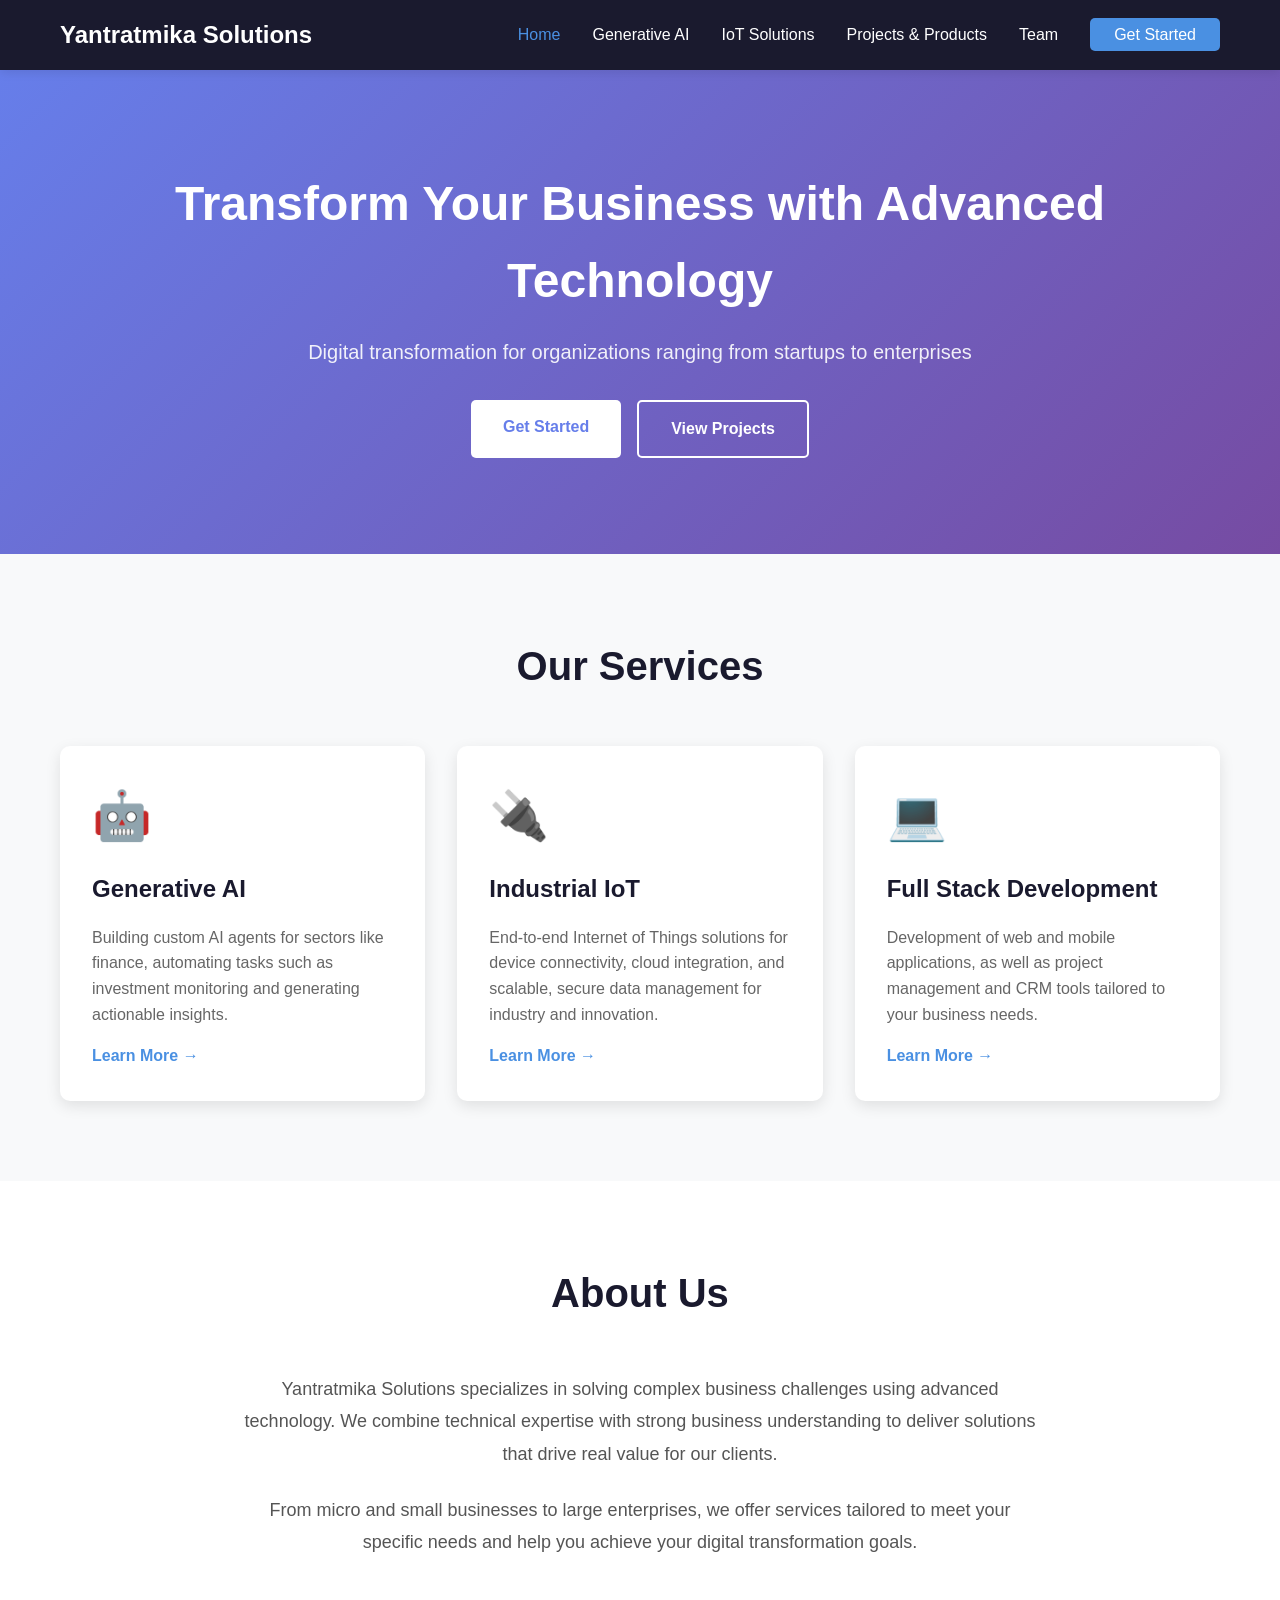
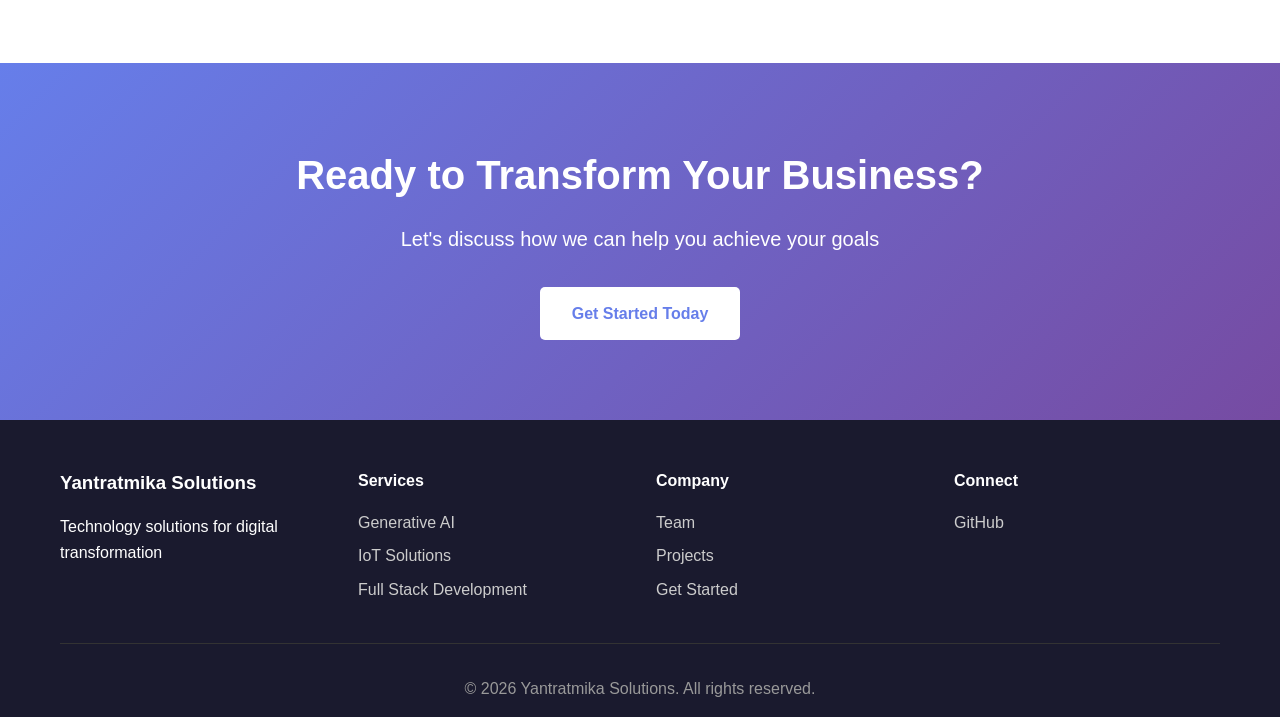
<file: index.html>
<!DOCTYPE html>
<html lang="en">
<head>
    <meta charset="UTF-8">
    <meta name="viewport" content="width=device-width, initial-scale=1.0">
    <meta name="description" content="Yantratmika Solutions - Generative AI, IoT & Full Stack Development">
    <title>Yantratmika Solutions | Generative AI, IoT & Full Stack Development</title>
    <link rel="stylesheet" href="styles.css">
</head>
<body>
    <header>
        <nav class="navbar">
            <div class="container">
                <div class="logo">
                    <h1>Yantratmika Solutions</h1>
                </div>
                <ul class="nav-menu">
                    <li><a href="index.html" class="active">Home</a></li>
                    <li><a href="ai.html">Generative AI</a></li>
                    <li><a href="iot.html">IoT Solutions</a></li>
                    <li><a href="projects.html">Projects & Products</a></li>
                    <li><a href="team.html">Team</a></li>
                    <li><a href="get-started.html" class="cta-button">Get Started</a></li>
                </ul>
            </div>
        </nav>
    </header>

    <main>
        <section class="hero">
            <div class="container">
                <h1 class="hero-title">Transform Your Business with Advanced Technology</h1>
                <p class="hero-subtitle">Digital transformation for organizations ranging from startups to enterprises</p>
                <div class="hero-buttons">
                    <a href="get-started.html" class="btn btn-primary">Get Started</a>
                    <a href="projects.html" class="btn btn-secondary">View Projects</a>
                </div>
            </div>
        </section>

        <section class="services">
            <div class="container">
                <h2 class="section-title">Our Services</h2>
                <div class="services-grid">
                    <div class="service-card">
                        <div class="service-icon">🤖</div>
                        <h3>Generative AI</h3>
                        <p>Building custom AI agents for sectors like finance, automating tasks such as investment monitoring and generating actionable insights.</p>
                        <a href="ai.html" class="service-link">Learn More →</a>
                    </div>
                    <div class="service-card">
                        <div class="service-icon">🔌</div>
                        <h3>Industrial IoT</h3>
                        <p>End-to-end Internet of Things solutions for device connectivity, cloud integration, and scalable, secure data management for industry and innovation.</p>
                        <a href="iot.html" class="service-link">Learn More →</a>
                    </div>
                    <div class="service-card">
                        <div class="service-icon">💻</div>
                        <h3>Full Stack Development</h3>
                        <p>Development of web and mobile applications, as well as project management and CRM tools tailored to your business needs.</p>
                        <a href="projects.html" class="service-link">Learn More →</a>
                    </div>
                </div>
            </div>
        </section>

        <section class="about">
            <div class="container">
                <h2 class="section-title">About Us</h2>
                <p class="about-text">Yantratmika Solutions specializes in solving complex business challenges using advanced technology. We combine technical expertise with strong business understanding to deliver solutions that drive real value for our clients.</p>
                <p class="about-text">From micro and small businesses to large enterprises, we offer services tailored to meet your specific needs and help you achieve your digital transformation goals.</p>
            </div>
        </section>

        <section class="cta-section">
            <div class="container">
                <h2>Ready to Transform Your Business?</h2>
                <p>Let's discuss how we can help you achieve your goals</p>
                <a href="get-started.html" class="btn btn-primary">Get Started Today</a>
            </div>
        </section>
    </main>

    <footer>
        <div class="container">
            <div class="footer-content">
                <div class="footer-section">
                    <h3>Yantratmika Solutions</h3>
                    <p>Technology solutions for digital transformation</p>
                </div>
                <div class="footer-section">
                    <h4>Services</h4>
                    <ul>
                        <li><a href="ai.html">Generative AI</a></li>
                        <li><a href="iot.html">IoT Solutions</a></li>
                        <li><a href="projects.html">Full Stack Development</a></li>
                    </ul>
                </div>
                <div class="footer-section">
                    <h4>Company</h4>
                    <ul>
                        <li><a href="team.html">Team</a></li>
                        <li><a href="projects.html">Projects</a></li>
                        <li><a href="get-started.html">Get Started</a></li>
                    </ul>
                </div>
                <div class="footer-section">
                    <h4>Connect</h4>
                    <ul>
                        <li><a href="https://github.com/Yantratmika" target="_blank">GitHub</a></li>
                    </ul>
                </div>
            </div>
            <div class="footer-bottom">
                <p>&copy; 2026 Yantratmika Solutions. All rights reserved.</p>
            </div>
        </div>
    </footer>
</body>
</html>
</file>
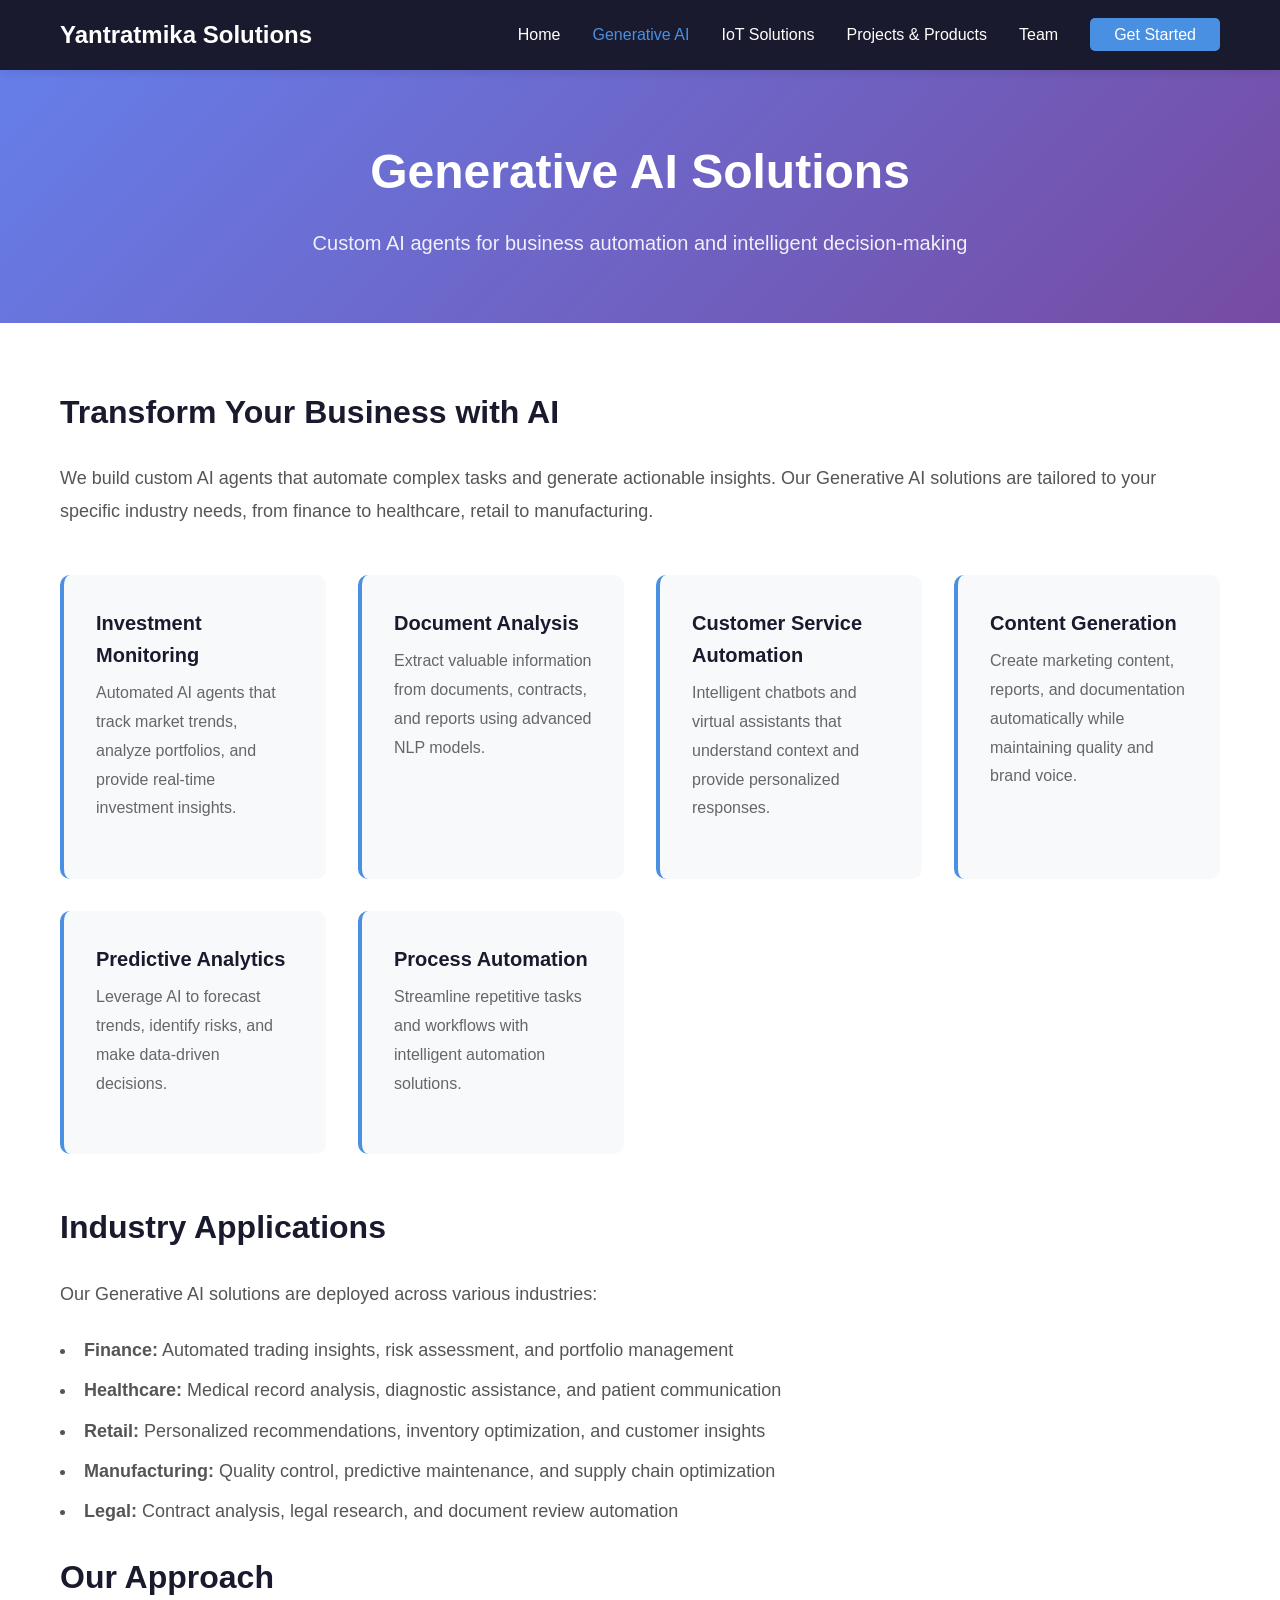
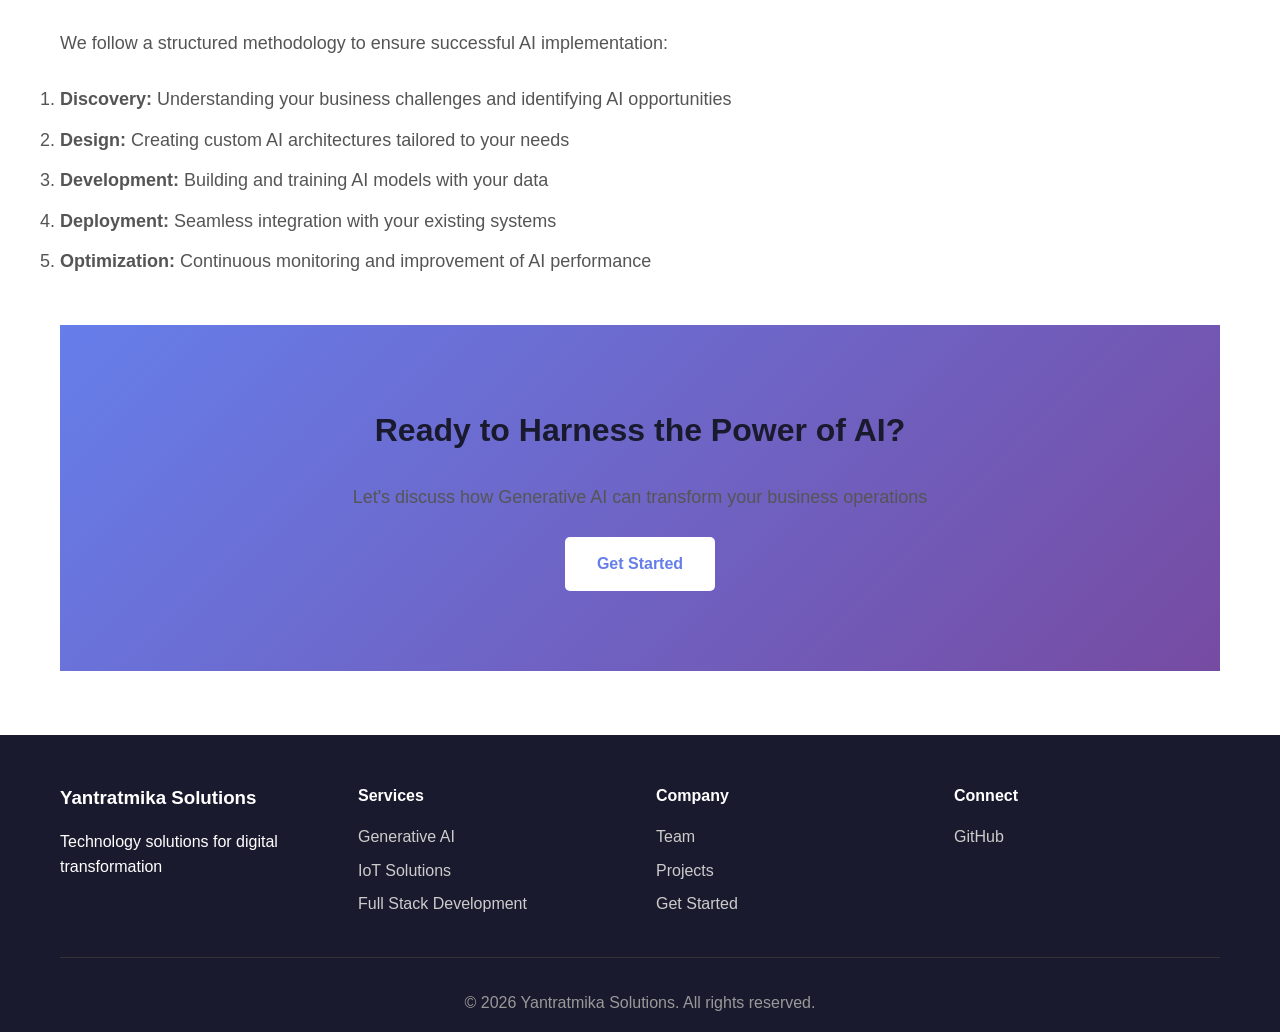
<file: ai.html>
<!DOCTYPE html>
<html lang="en">
<head>
    <meta charset="UTF-8">
    <meta name="viewport" content="width=device-width, initial-scale=1.0">
    <meta name="description" content="Custom AI agents and Generative AI solutions for business automation">
    <title>Generative AI | Yantratmika Solutions</title>
    <link rel="stylesheet" href="styles.css">
</head>
<body>
    <header>
        <nav class="navbar">
            <div class="container">
                <div class="logo">
                    <h1>Yantratmika Solutions</h1>
                </div>
                <ul class="nav-menu">
                    <li><a href="index.html">Home</a></li>
                    <li><a href="ai.html" class="active">Generative AI</a></li>
                    <li><a href="iot.html">IoT Solutions</a></li>
                    <li><a href="projects.html">Projects & Products</a></li>
                    <li><a href="team.html">Team</a></li>
                    <li><a href="get-started.html" class="cta-button">Get Started</a></li>
                </ul>
            </div>
        </nav>
    </header>

    <main>
        <section class="page-header">
            <div class="container">
                <h1 class="page-title">Generative AI Solutions</h1>
                <p class="page-subtitle">Custom AI agents for business automation and intelligent decision-making</p>
            </div>
        </section>

        <section class="content-section">
            <div class="container">
                <h2>Transform Your Business with AI</h2>
                <p>We build custom AI agents that automate complex tasks and generate actionable insights. Our Generative AI solutions are tailored to your specific industry needs, from finance to healthcare, retail to manufacturing.</p>
                
                <div class="features-grid">
                    <div class="feature-card">
                        <h3>Investment Monitoring</h3>
                        <p>Automated AI agents that track market trends, analyze portfolios, and provide real-time investment insights.</p>
                    </div>
                    <div class="feature-card">
                        <h3>Document Analysis</h3>
                        <p>Extract valuable information from documents, contracts, and reports using advanced NLP models.</p>
                    </div>
                    <div class="feature-card">
                        <h3>Customer Service Automation</h3>
                        <p>Intelligent chatbots and virtual assistants that understand context and provide personalized responses.</p>
                    </div>
                    <div class="feature-card">
                        <h3>Content Generation</h3>
                        <p>Create marketing content, reports, and documentation automatically while maintaining quality and brand voice.</p>
                    </div>
                    <div class="feature-card">
                        <h3>Predictive Analytics</h3>
                        <p>Leverage AI to forecast trends, identify risks, and make data-driven decisions.</p>
                    </div>
                    <div class="feature-card">
                        <h3>Process Automation</h3>
                        <p>Streamline repetitive tasks and workflows with intelligent automation solutions.</p>
                    </div>
                </div>

                <h2>Industry Applications</h2>
                <p>Our Generative AI solutions are deployed across various industries:</p>
                <ul>
                    <li><strong>Finance:</strong> Automated trading insights, risk assessment, and portfolio management</li>
                    <li><strong>Healthcare:</strong> Medical record analysis, diagnostic assistance, and patient communication</li>
                    <li><strong>Retail:</strong> Personalized recommendations, inventory optimization, and customer insights</li>
                    <li><strong>Manufacturing:</strong> Quality control, predictive maintenance, and supply chain optimization</li>
                    <li><strong>Legal:</strong> Contract analysis, legal research, and document review automation</li>
                </ul>

                <h2>Our Approach</h2>
                <p>We follow a structured methodology to ensure successful AI implementation:</p>
                <ol>
                    <li><strong>Discovery:</strong> Understanding your business challenges and identifying AI opportunities</li>
                    <li><strong>Design:</strong> Creating custom AI architectures tailored to your needs</li>
                    <li><strong>Development:</strong> Building and training AI models with your data</li>
                    <li><strong>Deployment:</strong> Seamless integration with your existing systems</li>
                    <li><strong>Optimization:</strong> Continuous monitoring and improvement of AI performance</li>
                </ol>

                <div class="cta-section" style="margin-top: 3rem;">
                    <h2>Ready to Harness the Power of AI?</h2>
                    <p>Let's discuss how Generative AI can transform your business operations</p>
                    <a href="get-started.html" class="btn btn-primary">Get Started</a>
                </div>
            </div>
        </section>
    </main>

    <footer>
        <div class="container">
            <div class="footer-content">
                <div class="footer-section">
                    <h3>Yantratmika Solutions</h3>
                    <p>Technology solutions for digital transformation</p>
                </div>
                <div class="footer-section">
                    <h4>Services</h4>
                    <ul>
                        <li><a href="ai.html">Generative AI</a></li>
                        <li><a href="iot.html">IoT Solutions</a></li>
                        <li><a href="projects.html">Full Stack Development</a></li>
                    </ul>
                </div>
                <div class="footer-section">
                    <h4>Company</h4>
                    <ul>
                        <li><a href="team.html">Team</a></li>
                        <li><a href="projects.html">Projects</a></li>
                        <li><a href="get-started.html">Get Started</a></li>
                    </ul>
                </div>
                <div class="footer-section">
                    <h4>Connect</h4>
                    <ul>
                        <li><a href="https://github.com/Yantratmika" target="_blank">GitHub</a></li>
                    </ul>
                </div>
            </div>
            <div class="footer-bottom">
                <p>&copy; 2026 Yantratmika Solutions. All rights reserved.</p>
            </div>
        </div>
    </footer>
</body>
</html>
</file>
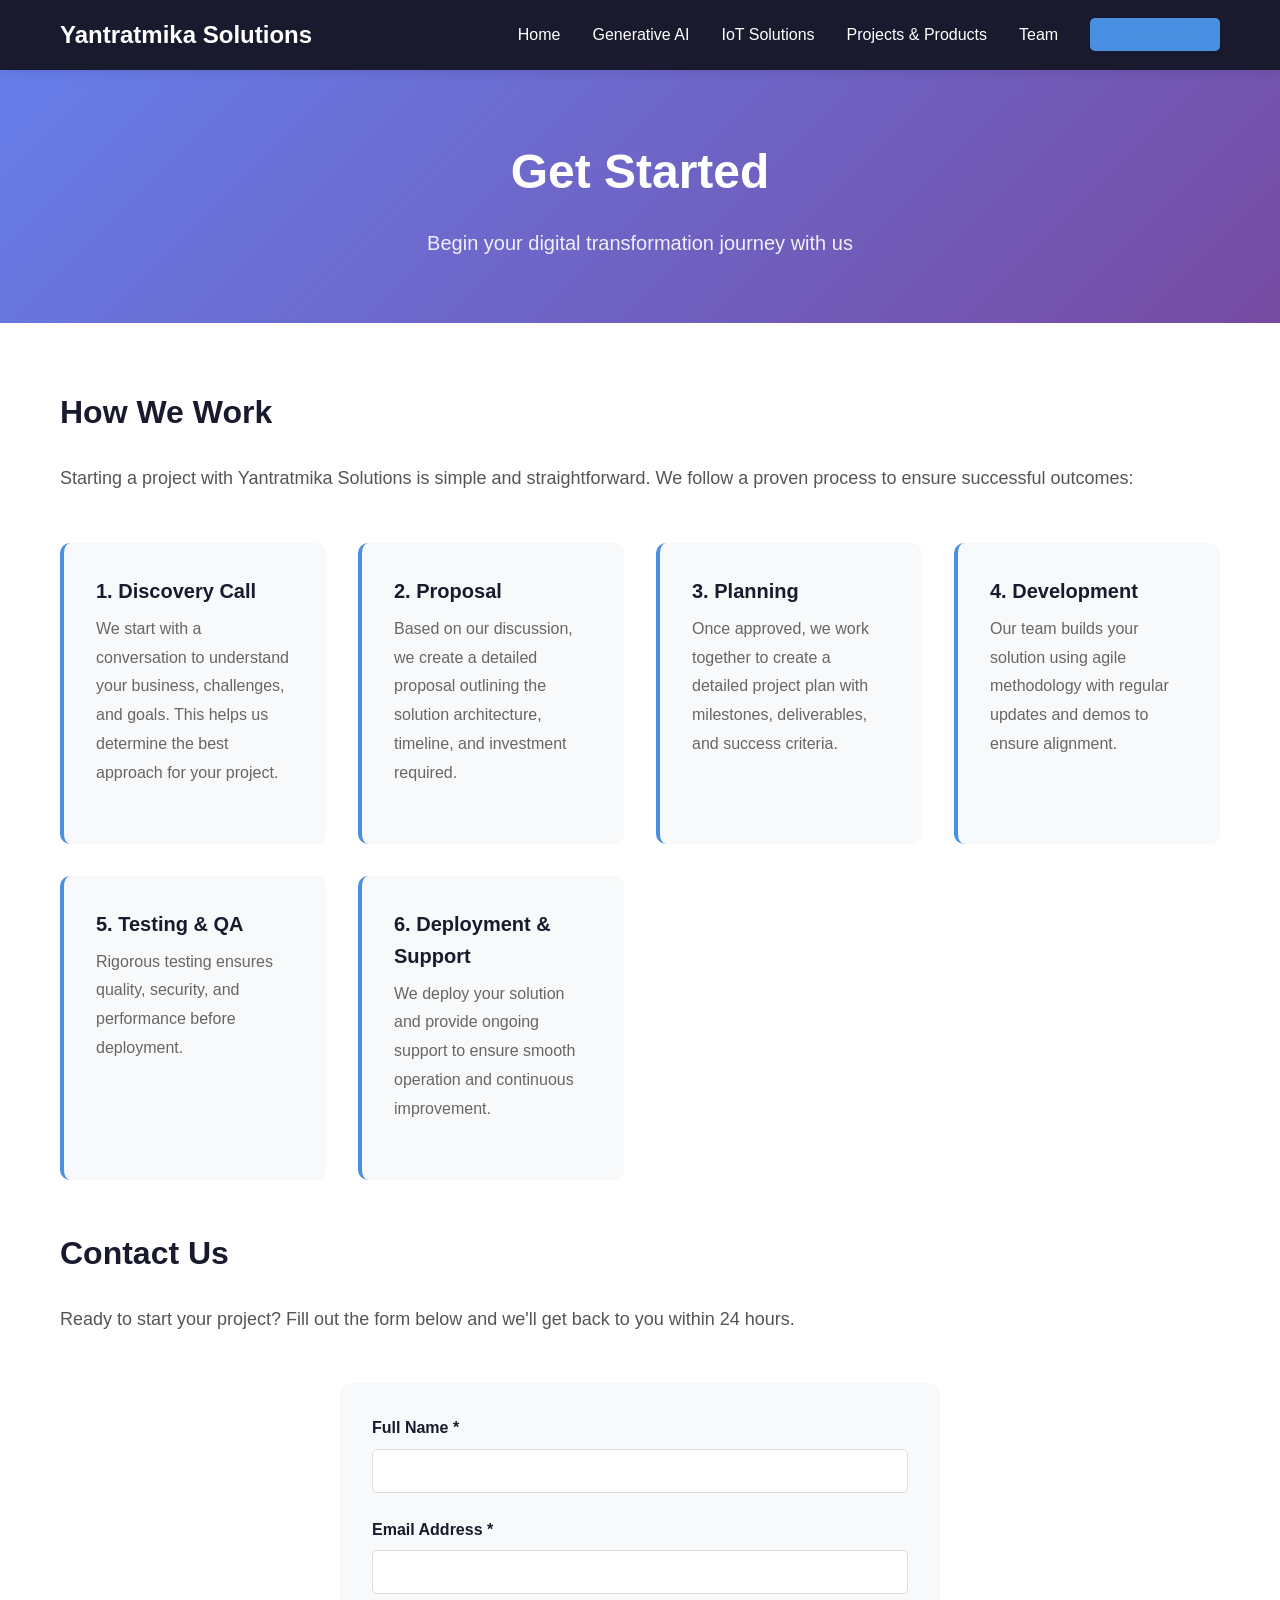
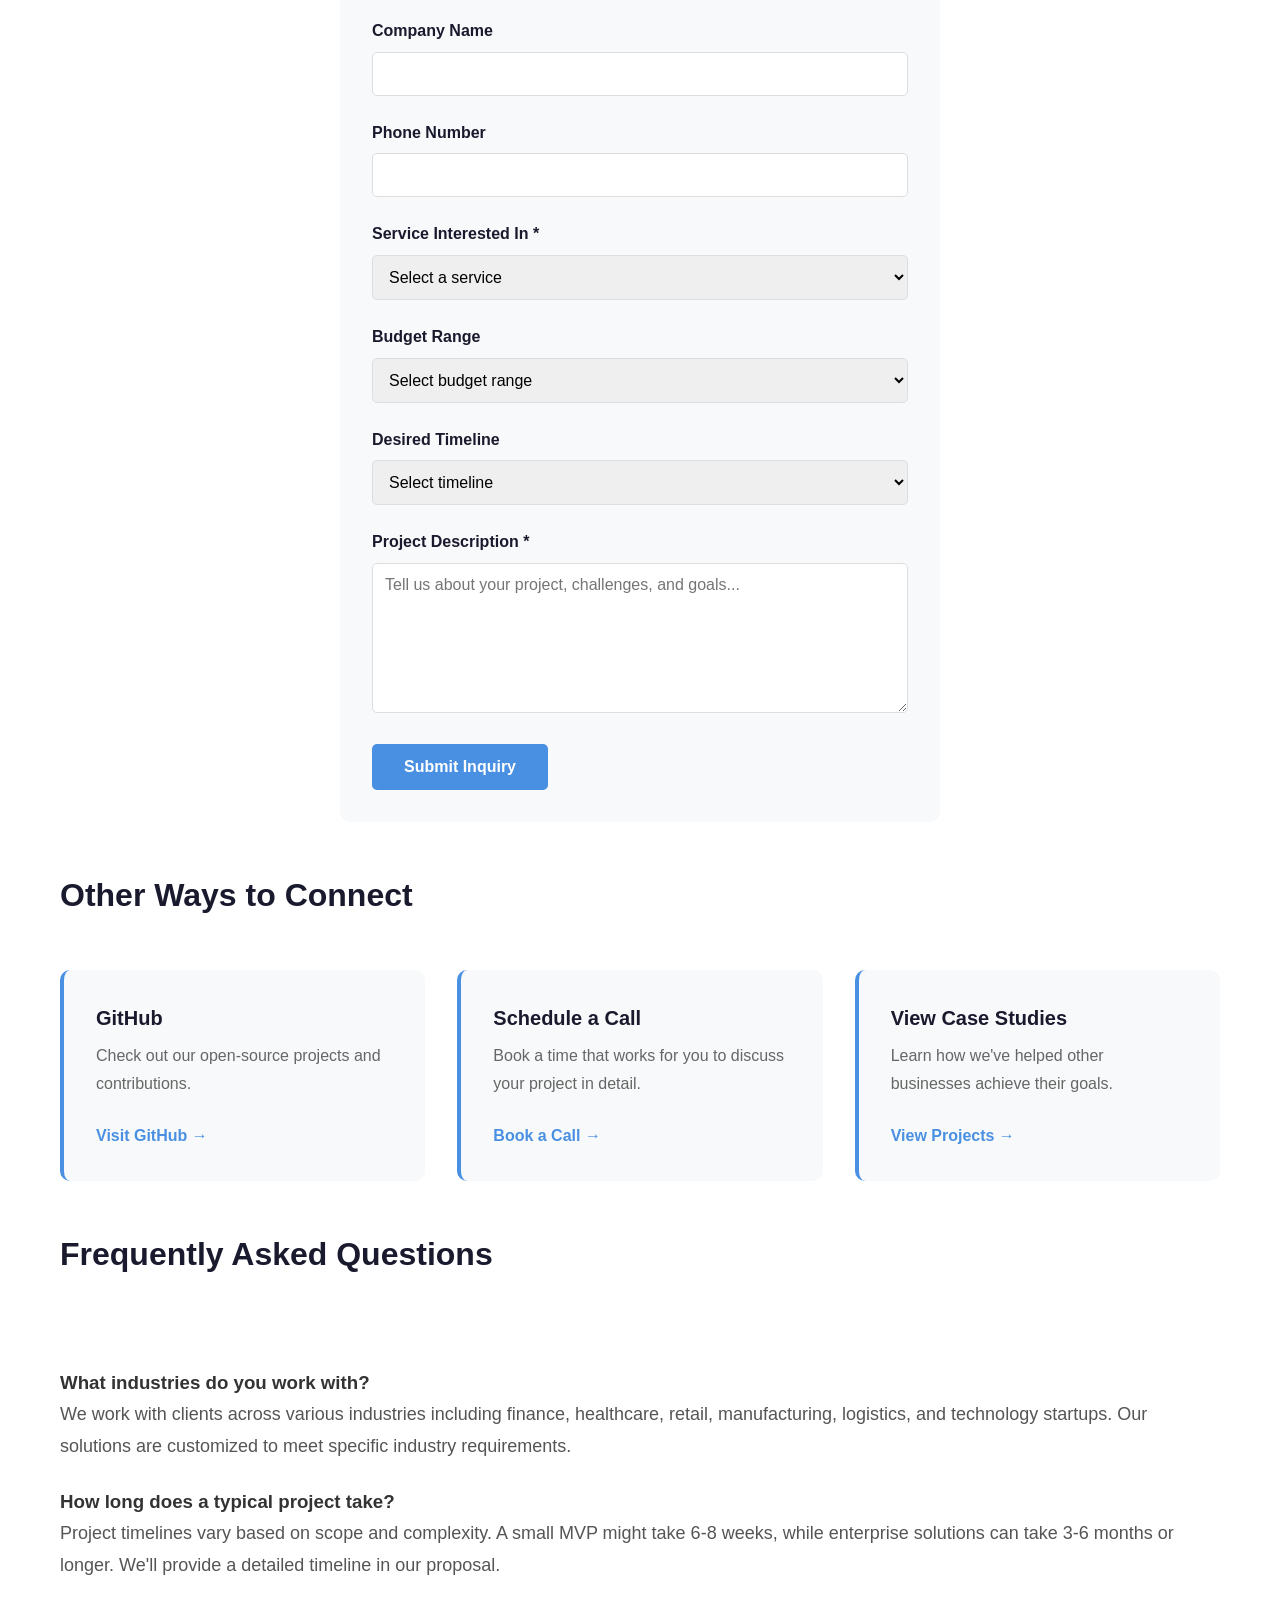
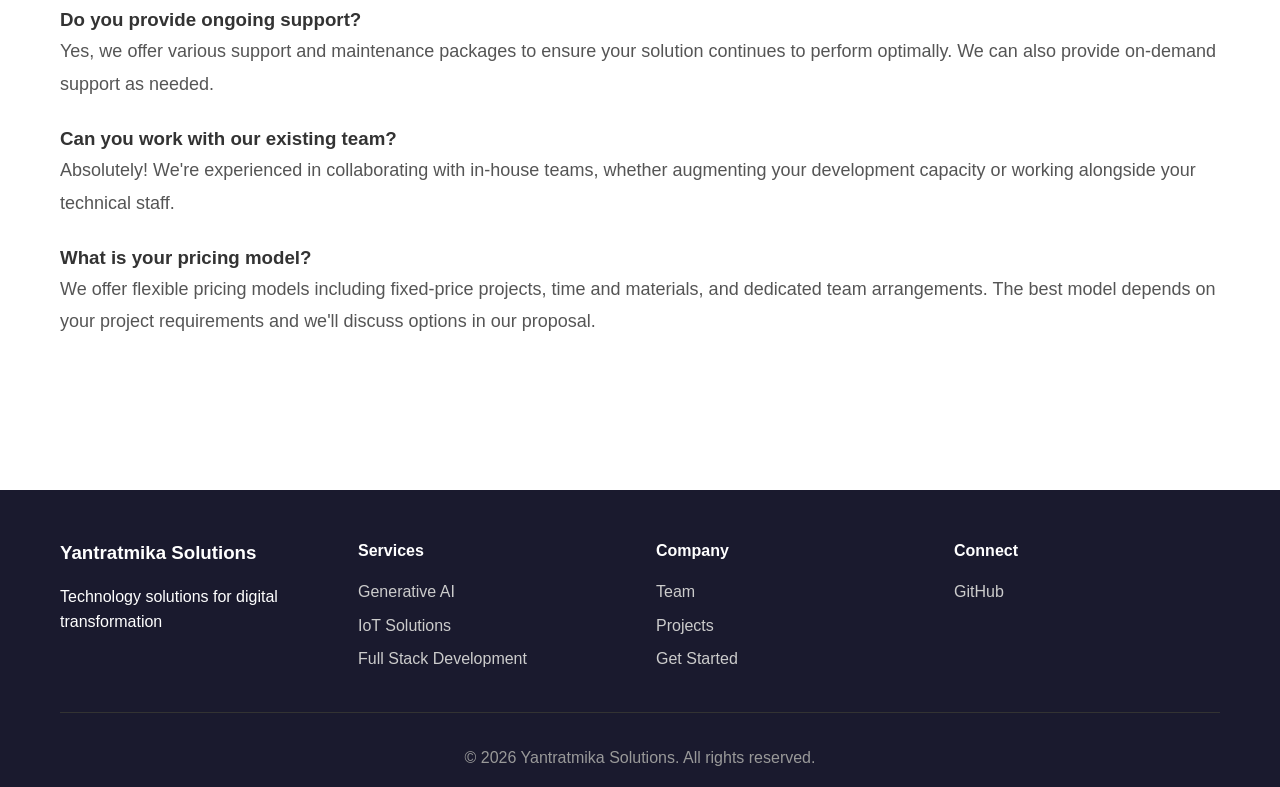
<file: get-started.html>
<!DOCTYPE html>
<html lang="en">
<head>
    <meta charset="UTF-8">
    <meta name="viewport" content="width=device-width, initial-scale=1.0">
    <meta name="description" content="Start your digital transformation journey with Yantratmika Solutions">
    <title>Get Started | Yantratmika Solutions</title>
    <link rel="stylesheet" href="styles.css">
</head>
<body>
    <header>
        <nav class="navbar">
            <div class="container">
                <div class="logo">
                    <h1>Yantratmika Solutions</h1>
                </div>
                <ul class="nav-menu">
                    <li><a href="index.html">Home</a></li>
                    <li><a href="ai.html">Generative AI</a></li>
                    <li><a href="iot.html">IoT Solutions</a></li>
                    <li><a href="projects.html">Projects & Products</a></li>
                    <li><a href="team.html">Team</a></li>
                    <li><a href="get-started.html" class="cta-button active">Get Started</a></li>
                </ul>
            </div>
        </nav>
    </header>

    <main>
        <section class="page-header">
            <div class="container">
                <h1 class="page-title">Get Started</h1>
                <p class="page-subtitle">Begin your digital transformation journey with us</p>
            </div>
        </section>

        <section class="content-section">
            <div class="container">
                <h2>How We Work</h2>
                <p>Starting a project with Yantratmika Solutions is simple and straightforward. We follow a proven process to ensure successful outcomes:</p>
                
                <div class="features-grid">
                    <div class="feature-card">
                        <h3>1. Discovery Call</h3>
                        <p>We start with a conversation to understand your business, challenges, and goals. This helps us determine the best approach for your project.</p>
                    </div>
                    <div class="feature-card">
                        <h3>2. Proposal</h3>
                        <p>Based on our discussion, we create a detailed proposal outlining the solution architecture, timeline, and investment required.</p>
                    </div>
                    <div class="feature-card">
                        <h3>3. Planning</h3>
                        <p>Once approved, we work together to create a detailed project plan with milestones, deliverables, and success criteria.</p>
                    </div>
                    <div class="feature-card">
                        <h3>4. Development</h3>
                        <p>Our team builds your solution using agile methodology with regular updates and demos to ensure alignment.</p>
                    </div>
                    <div class="feature-card">
                        <h3>5. Testing & QA</h3>
                        <p>Rigorous testing ensures quality, security, and performance before deployment.</p>
                    </div>
                    <div class="feature-card">
                        <h3>6. Deployment & Support</h3>
                        <p>We deploy your solution and provide ongoing support to ensure smooth operation and continuous improvement.</p>
                    </div>
                </div>

                <h2>Contact Us</h2>
                <p>Ready to start your project? Fill out the form below and we'll get back to you within 24 hours.</p>
                
                <form class="contact-form" action="#" method="POST">
                    <div class="form-group">
                        <label for="name">Full Name *</label>
                        <input type="text" id="name" name="name" required>
                    </div>
                    
                    <div class="form-group">
                        <label for="email">Email Address *</label>
                        <input type="email" id="email" name="email" required>
                    </div>
                    
                    <div class="form-group">
                        <label for="company">Company Name</label>
                        <input type="text" id="company" name="company">
                    </div>
                    
                    <div class="form-group">
                        <label for="phone">Phone Number</label>
                        <input type="tel" id="phone" name="phone">
                    </div>
                    
                    <div class="form-group">
                        <label for="service">Service Interested In *</label>
                        <select id="service" name="service" required>
                            <option value="">Select a service</option>
                            <option value="ai">Generative AI</option>
                            <option value="iot">IoT Solutions</option>
                            <option value="fullstack">Full Stack Development</option>
                            <option value="consulting">Technology Consulting</option>
                            <option value="other">Other</option>
                        </select>
                    </div>
                    
                    <div class="form-group">
                        <label for="budget">Budget Range</label>
                        <select id="budget" name="budget">
                            <option value="">Select budget range</option>
                            <option value="small">$10,000 - $25,000</option>
                            <option value="medium">$25,000 - $50,000</option>
                            <option value="large">$50,000 - $100,000</option>
                            <option value="enterprise">$100,000+</option>
                        </select>
                    </div>
                    
                    <div class="form-group">
                        <label for="timeline">Desired Timeline</label>
                        <select id="timeline" name="timeline">
                            <option value="">Select timeline</option>
                            <option value="urgent">ASAP (1-2 months)</option>
                            <option value="normal">3-6 months</option>
                            <option value="flexible">6+ months</option>
                        </select>
                    </div>
                    
                    <div class="form-group">
                        <label for="message">Project Description *</label>
                        <textarea id="message" name="message" required placeholder="Tell us about your project, challenges, and goals..."></textarea>
                    </div>
                    
                    <button type="submit" class="submit-btn">Submit Inquiry</button>
                </form>

                <h2>Other Ways to Connect</h2>
                <div class="features-grid">
                    <div class="feature-card">
                        <h3>GitHub</h3>
                        <p>Check out our open-source projects and contributions.</p>
                        <a href="https://github.com/Yantratmika" target="_blank" class="service-link">Visit GitHub →</a>
                    </div>
                    <div class="feature-card">
                        <h3>Schedule a Call</h3>
                        <p>Book a time that works for you to discuss your project in detail.</p>
                        <a href="#" class="service-link">Book a Call →</a>
                    </div>
                    <div class="feature-card">
                        <h3>View Case Studies</h3>
                        <p>Learn how we've helped other businesses achieve their goals.</p>
                        <a href="projects.html" class="service-link">View Projects →</a>
                    </div>
                </div>

                <h2>Frequently Asked Questions</h2>
                <div class="content-section">
                    <h3>What industries do you work with?</h3>
                    <p>We work with clients across various industries including finance, healthcare, retail, manufacturing, logistics, and technology startups. Our solutions are customized to meet specific industry requirements.</p>
                    
                    <h3>How long does a typical project take?</h3>
                    <p>Project timelines vary based on scope and complexity. A small MVP might take 6-8 weeks, while enterprise solutions can take 3-6 months or longer. We'll provide a detailed timeline in our proposal.</p>
                    
                    <h3>Do you provide ongoing support?</h3>
                    <p>Yes, we offer various support and maintenance packages to ensure your solution continues to perform optimally. We can also provide on-demand support as needed.</p>
                    
                    <h3>Can you work with our existing team?</h3>
                    <p>Absolutely! We're experienced in collaborating with in-house teams, whether augmenting your development capacity or working alongside your technical staff.</p>
                    
                    <h3>What is your pricing model?</h3>
                    <p>We offer flexible pricing models including fixed-price projects, time and materials, and dedicated team arrangements. The best model depends on your project requirements and we'll discuss options in our proposal.</p>
                </div>
            </div>
        </section>
    </main>

    <footer>
        <div class="container">
            <div class="footer-content">
                <div class="footer-section">
                    <h3>Yantratmika Solutions</h3>
                    <p>Technology solutions for digital transformation</p>
                </div>
                <div class="footer-section">
                    <h4>Services</h4>
                    <ul>
                        <li><a href="ai.html">Generative AI</a></li>
                        <li><a href="iot.html">IoT Solutions</a></li>
                        <li><a href="projects.html">Full Stack Development</a></li>
                    </ul>
                </div>
                <div class="footer-section">
                    <h4>Company</h4>
                    <ul>
                        <li><a href="team.html">Team</a></li>
                        <li><a href="projects.html">Projects</a></li>
                        <li><a href="get-started.html">Get Started</a></li>
                    </ul>
                </div>
                <div class="footer-section">
                    <h4>Connect</h4>
                    <ul>
                        <li><a href="https://github.com/Yantratmika" target="_blank">GitHub</a></li>
                    </ul>
                </div>
            </div>
            <div class="footer-bottom">
                <p>&copy; 2026 Yantratmika Solutions. All rights reserved.</p>
            </div>
        </div>
    </footer>

    <script>
        // Simple form validation and handling
        document.querySelector('.contact-form').addEventListener('submit', function(e) {
            e.preventDefault();
            alert('Thank you for your inquiry! We will get back to you within 24 hours.');
            this.reset();
        });
    </script>
</body>
</html>
</file>
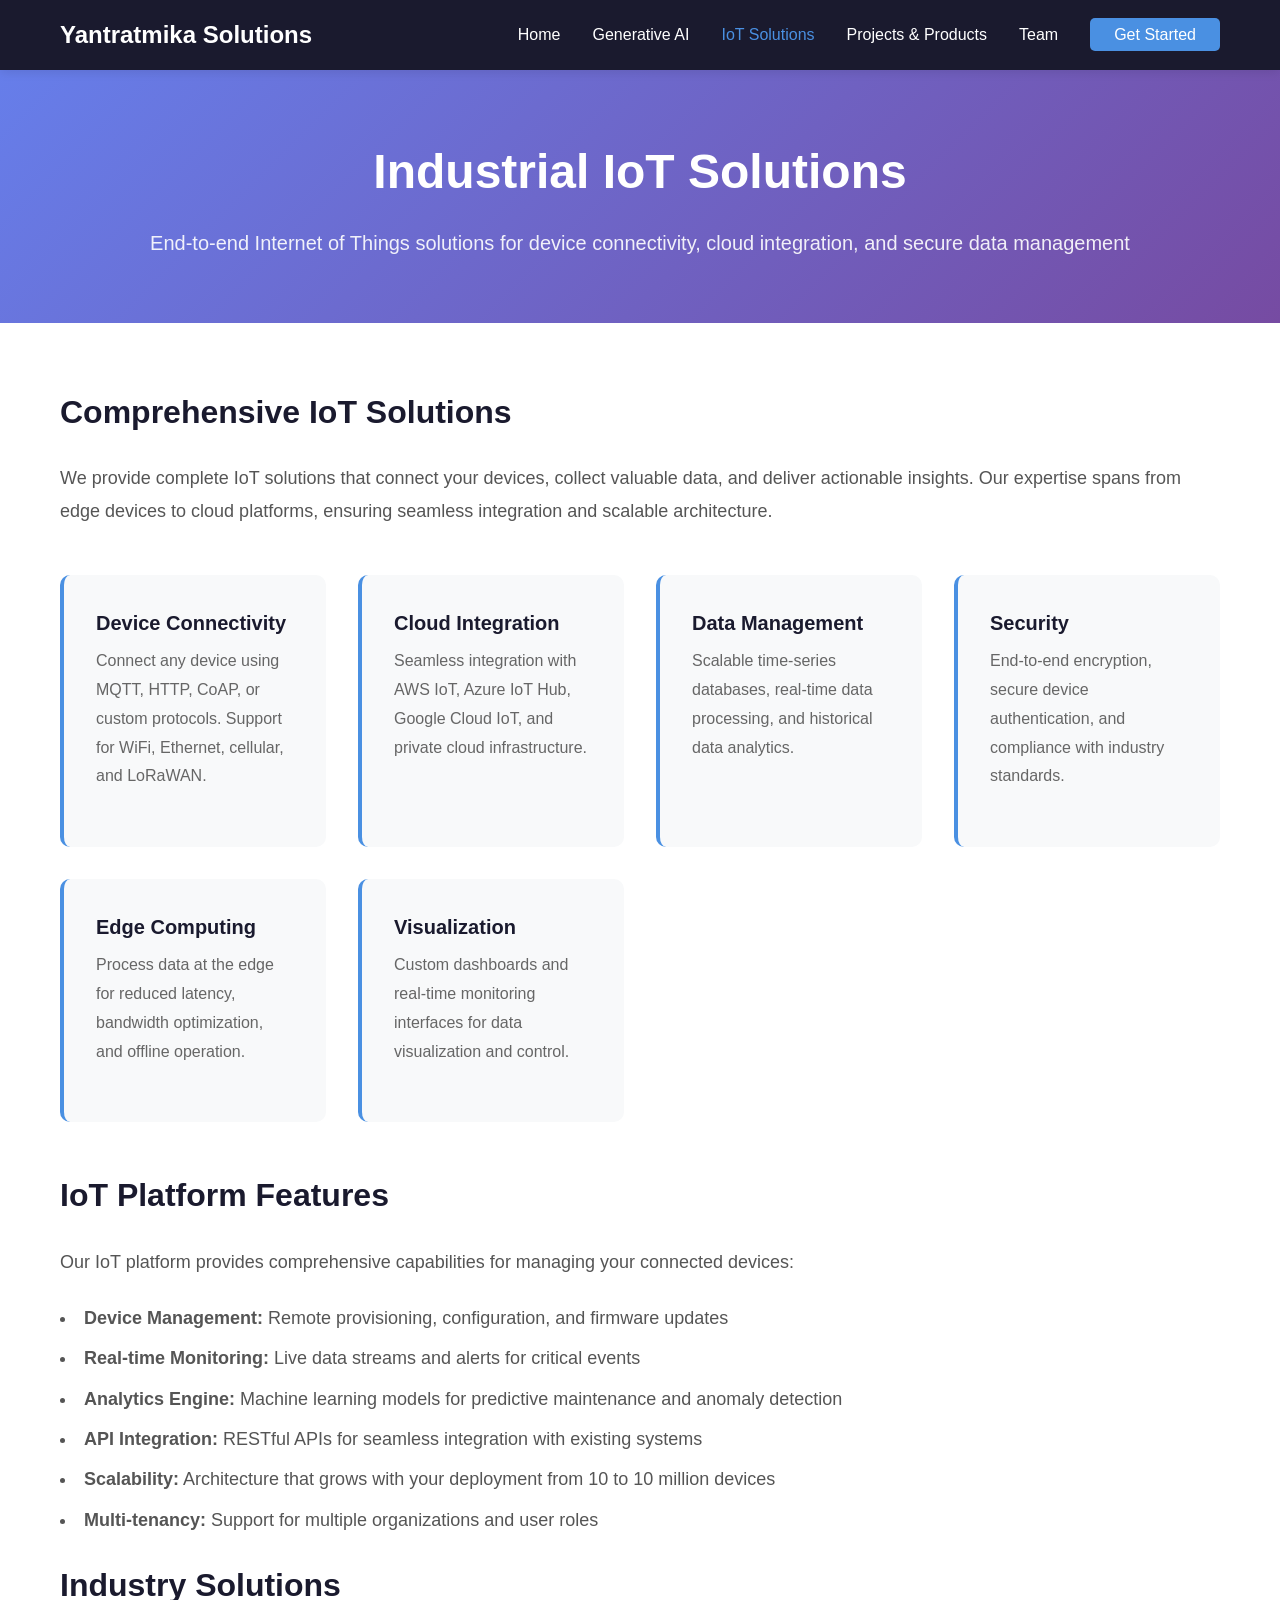
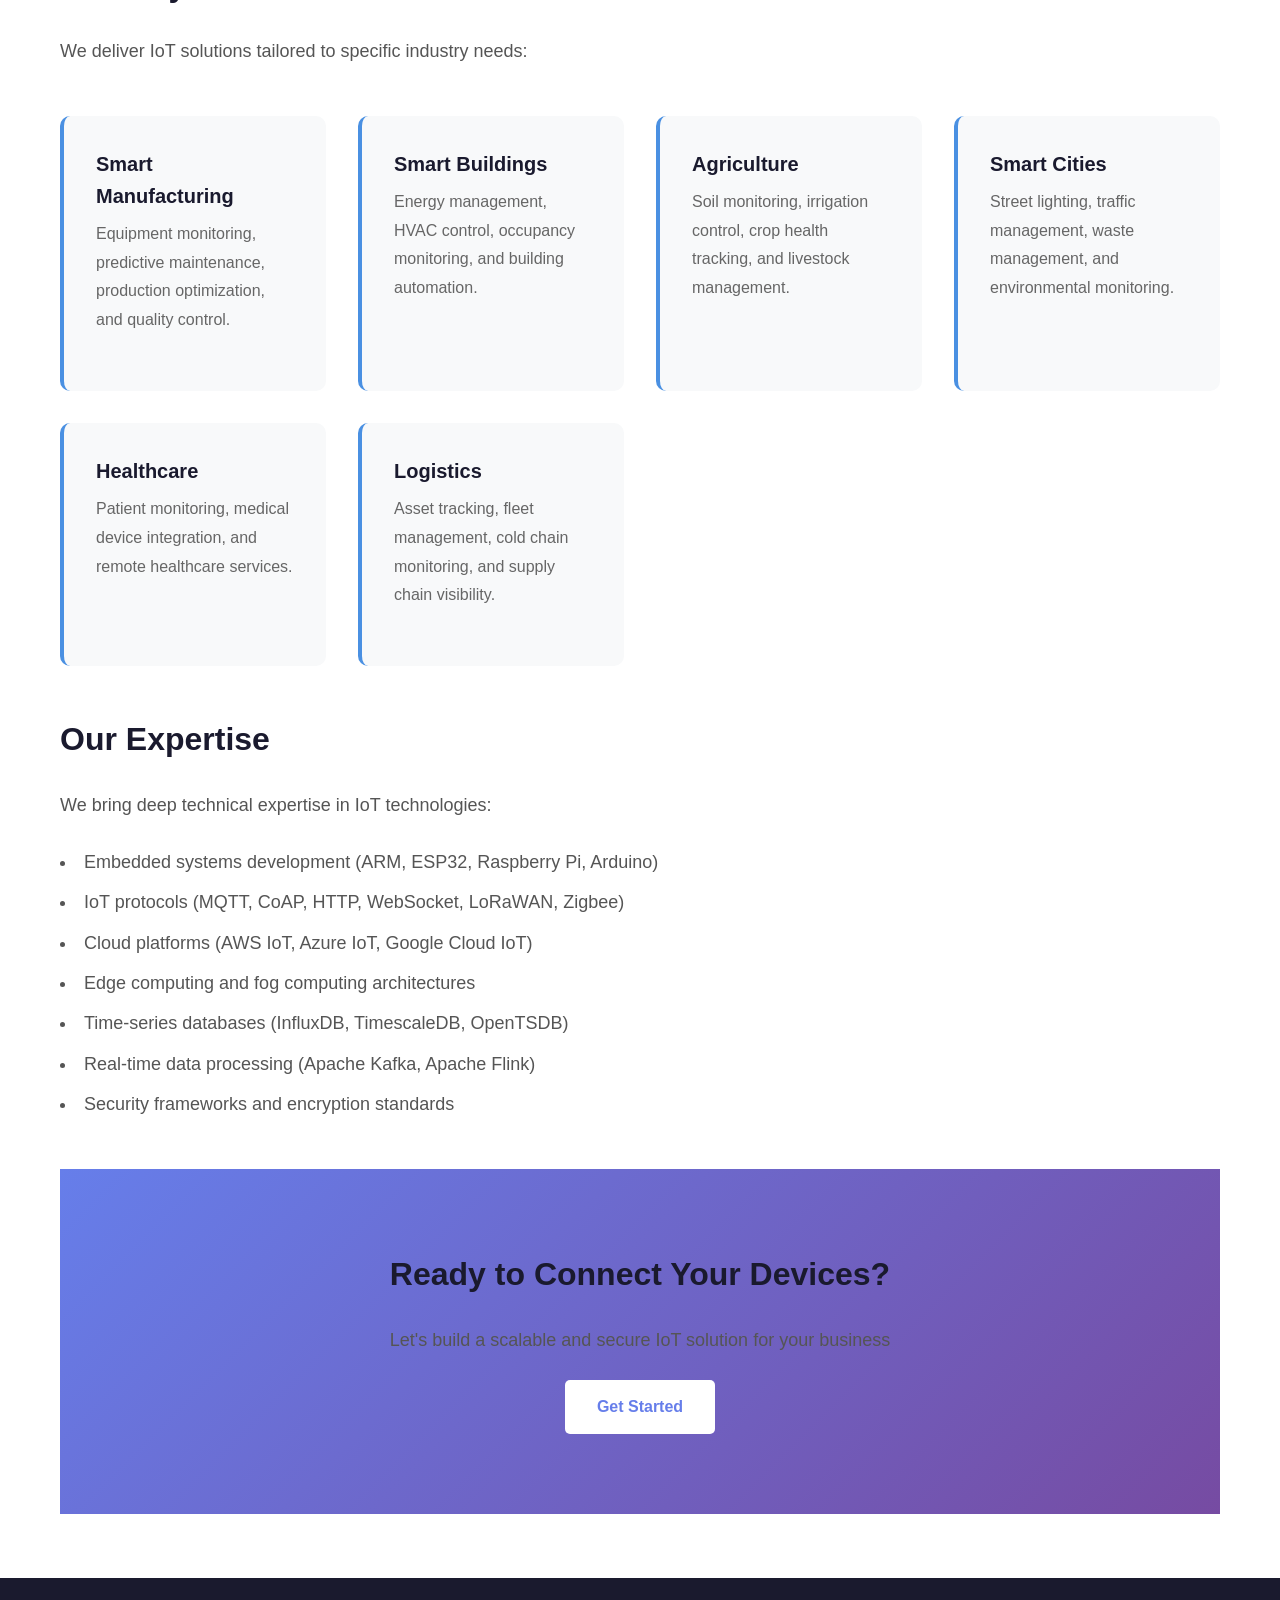
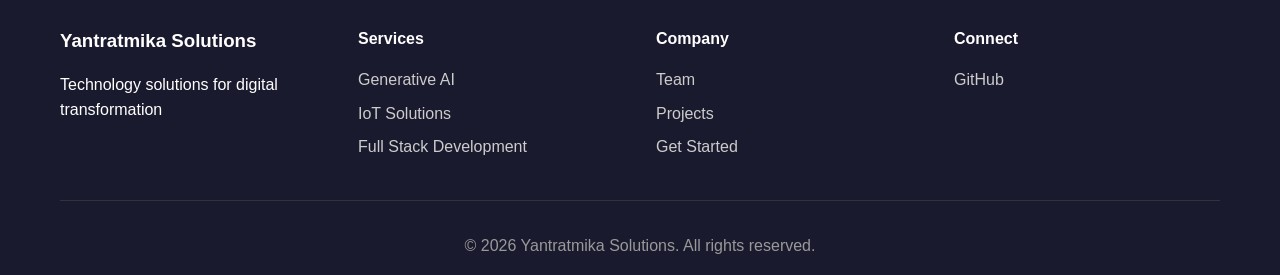
<file: iot.html>
<!DOCTYPE html>
<html lang="en">
<head>
    <meta charset="UTF-8">
    <meta name="viewport" content="width=device-width, initial-scale=1.0">
    <meta name="description" content="End-to-end IoT solutions for device connectivity and cloud integration">
    <title>IoT Solutions | Yantratmika Solutions</title>
    <link rel="stylesheet" href="styles.css">
</head>
<body>
    <header>
        <nav class="navbar">
            <div class="container">
                <div class="logo">
                    <h1>Yantratmika Solutions</h1>
                </div>
                <ul class="nav-menu">
                    <li><a href="index.html">Home</a></li>
                    <li><a href="ai.html">Generative AI</a></li>
                    <li><a href="iot.html" class="active">IoT Solutions</a></li>
                    <li><a href="projects.html">Projects & Products</a></li>
                    <li><a href="team.html">Team</a></li>
                    <li><a href="get-started.html" class="cta-button">Get Started</a></li>
                </ul>
            </div>
        </nav>
    </header>

    <main>
        <section class="page-header">
            <div class="container">
                <h1 class="page-title">Industrial IoT Solutions</h1>
                <p class="page-subtitle">End-to-end Internet of Things solutions for device connectivity, cloud integration, and secure data management</p>
            </div>
        </section>

        <section class="content-section">
            <div class="container">
                <h2>Comprehensive IoT Solutions</h2>
                <p>We provide complete IoT solutions that connect your devices, collect valuable data, and deliver actionable insights. Our expertise spans from edge devices to cloud platforms, ensuring seamless integration and scalable architecture.</p>
                
                <div class="features-grid">
                    <div class="feature-card">
                        <h3>Device Connectivity</h3>
                        <p>Connect any device using MQTT, HTTP, CoAP, or custom protocols. Support for WiFi, Ethernet, cellular, and LoRaWAN.</p>
                    </div>
                    <div class="feature-card">
                        <h3>Cloud Integration</h3>
                        <p>Seamless integration with AWS IoT, Azure IoT Hub, Google Cloud IoT, and private cloud infrastructure.</p>
                    </div>
                    <div class="feature-card">
                        <h3>Data Management</h3>
                        <p>Scalable time-series databases, real-time data processing, and historical data analytics.</p>
                    </div>
                    <div class="feature-card">
                        <h3>Security</h3>
                        <p>End-to-end encryption, secure device authentication, and compliance with industry standards.</p>
                    </div>
                    <div class="feature-card">
                        <h3>Edge Computing</h3>
                        <p>Process data at the edge for reduced latency, bandwidth optimization, and offline operation.</p>
                    </div>
                    <div class="feature-card">
                        <h3>Visualization</h3>
                        <p>Custom dashboards and real-time monitoring interfaces for data visualization and control.</p>
                    </div>
                </div>

                <h2>IoT Platform Features</h2>
                <p>Our IoT platform provides comprehensive capabilities for managing your connected devices:</p>
                <ul>
                    <li><strong>Device Management:</strong> Remote provisioning, configuration, and firmware updates</li>
                    <li><strong>Real-time Monitoring:</strong> Live data streams and alerts for critical events</li>
                    <li><strong>Analytics Engine:</strong> Machine learning models for predictive maintenance and anomaly detection</li>
                    <li><strong>API Integration:</strong> RESTful APIs for seamless integration with existing systems</li>
                    <li><strong>Scalability:</strong> Architecture that grows with your deployment from 10 to 10 million devices</li>
                    <li><strong>Multi-tenancy:</strong> Support for multiple organizations and user roles</li>
                </ul>

                <h2>Industry Solutions</h2>
                <p>We deliver IoT solutions tailored to specific industry needs:</p>
                
                <div class="features-grid">
                    <div class="feature-card">
                        <h3>Smart Manufacturing</h3>
                        <p>Equipment monitoring, predictive maintenance, production optimization, and quality control.</p>
                    </div>
                    <div class="feature-card">
                        <h3>Smart Buildings</h3>
                        <p>Energy management, HVAC control, occupancy monitoring, and building automation.</p>
                    </div>
                    <div class="feature-card">
                        <h3>Agriculture</h3>
                        <p>Soil monitoring, irrigation control, crop health tracking, and livestock management.</p>
                    </div>
                    <div class="feature-card">
                        <h3>Smart Cities</h3>
                        <p>Street lighting, traffic management, waste management, and environmental monitoring.</p>
                    </div>
                    <div class="feature-card">
                        <h3>Healthcare</h3>
                        <p>Patient monitoring, medical device integration, and remote healthcare services.</p>
                    </div>
                    <div class="feature-card">
                        <h3>Logistics</h3>
                        <p>Asset tracking, fleet management, cold chain monitoring, and supply chain visibility.</p>
                    </div>
                </div>

                <h2>Our Expertise</h2>
                <p>We bring deep technical expertise in IoT technologies:</p>
                <ul>
                    <li>Embedded systems development (ARM, ESP32, Raspberry Pi, Arduino)</li>
                    <li>IoT protocols (MQTT, CoAP, HTTP, WebSocket, LoRaWAN, Zigbee)</li>
                    <li>Cloud platforms (AWS IoT, Azure IoT, Google Cloud IoT)</li>
                    <li>Edge computing and fog computing architectures</li>
                    <li>Time-series databases (InfluxDB, TimescaleDB, OpenTSDB)</li>
                    <li>Real-time data processing (Apache Kafka, Apache Flink)</li>
                    <li>Security frameworks and encryption standards</li>
                </ul>

                <div class="cta-section" style="margin-top: 3rem;">
                    <h2>Ready to Connect Your Devices?</h2>
                    <p>Let's build a scalable and secure IoT solution for your business</p>
                    <a href="get-started.html" class="btn btn-primary">Get Started</a>
                </div>
            </div>
        </section>
    </main>

    <footer>
        <div class="container">
            <div class="footer-content">
                <div class="footer-section">
                    <h3>Yantratmika Solutions</h3>
                    <p>Technology solutions for digital transformation</p>
                </div>
                <div class="footer-section">
                    <h4>Services</h4>
                    <ul>
                        <li><a href="ai.html">Generative AI</a></li>
                        <li><a href="iot.html">IoT Solutions</a></li>
                        <li><a href="projects.html">Full Stack Development</a></li>
                    </ul>
                </div>
                <div class="footer-section">
                    <h4>Company</h4>
                    <ul>
                        <li><a href="team.html">Team</a></li>
                        <li><a href="projects.html">Projects</a></li>
                        <li><a href="get-started.html">Get Started</a></li>
                    </ul>
                </div>
                <div class="footer-section">
                    <h4>Connect</h4>
                    <ul>
                        <li><a href="https://github.com/Yantratmika" target="_blank">GitHub</a></li>
                    </ul>
                </div>
            </div>
            <div class="footer-bottom">
                <p>&copy; 2026 Yantratmika Solutions. All rights reserved.</p>
            </div>
        </div>
    </footer>
</body>
</html>
</file>
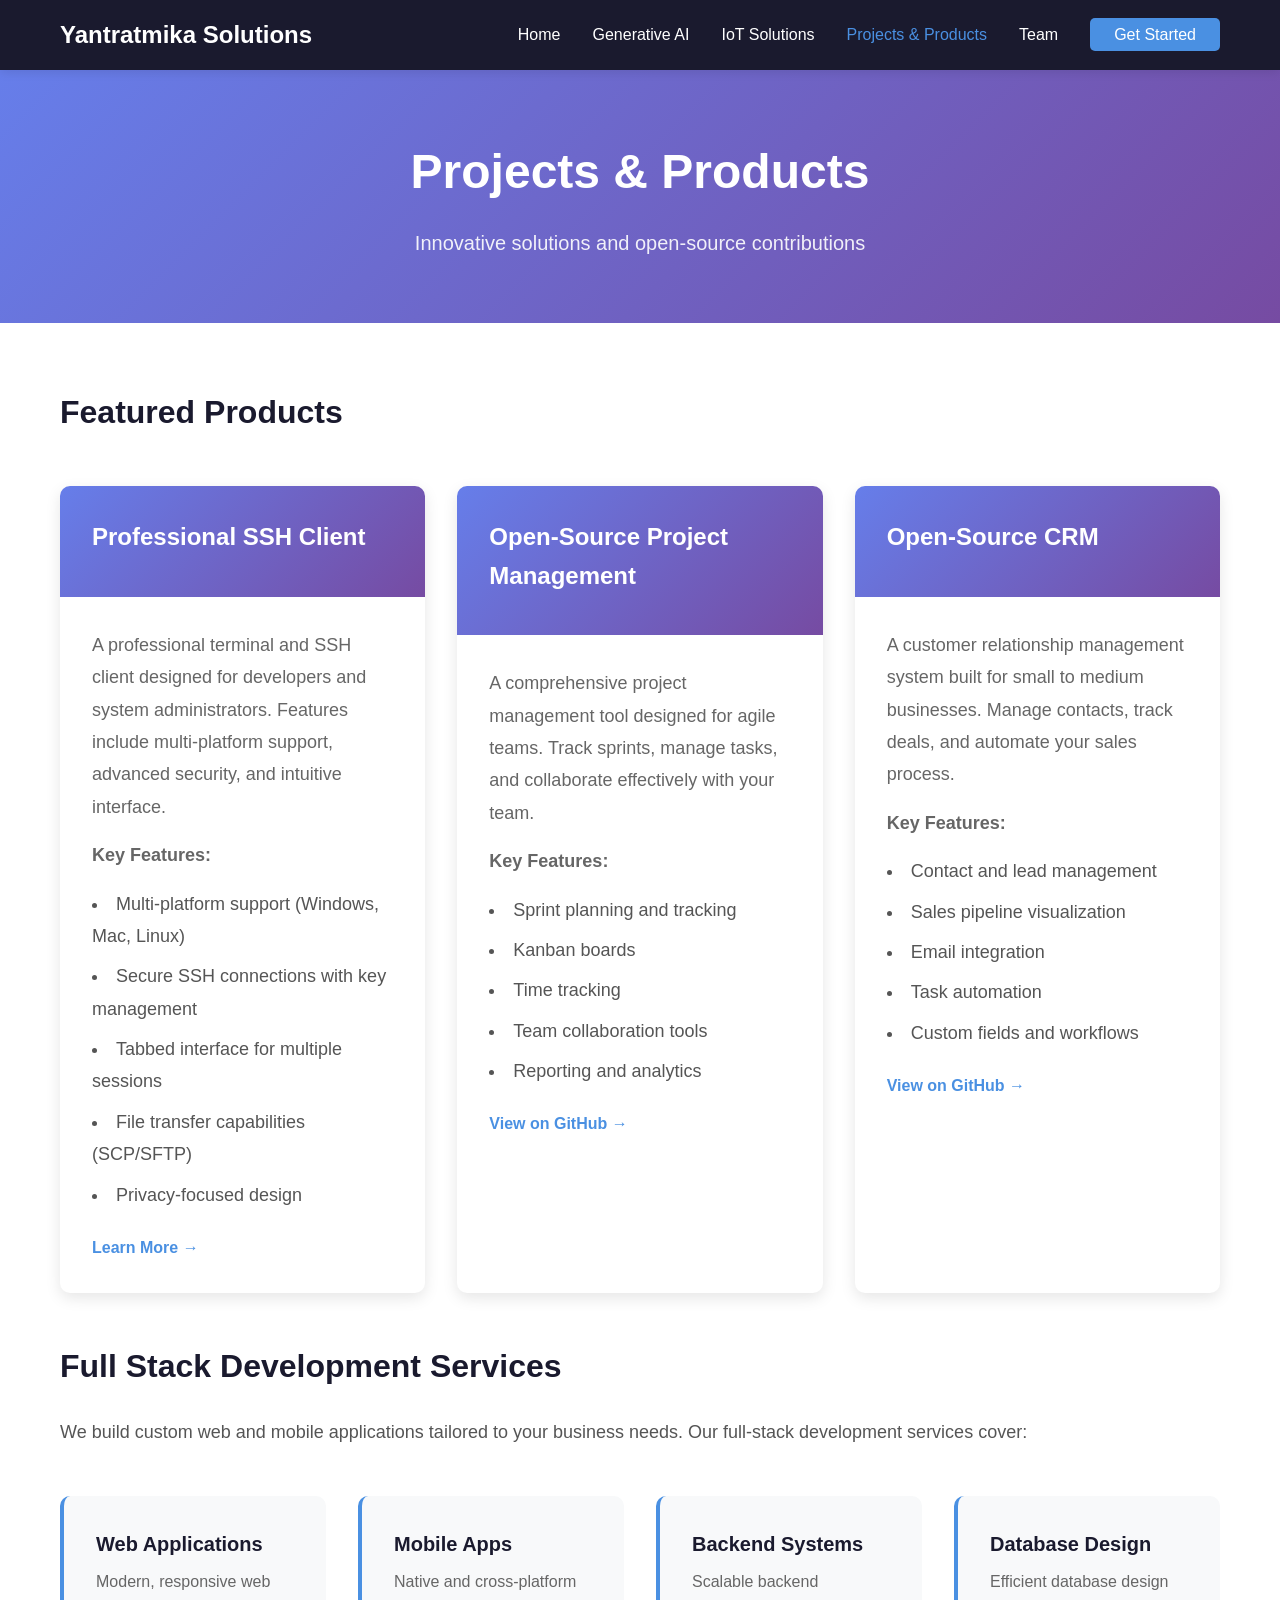
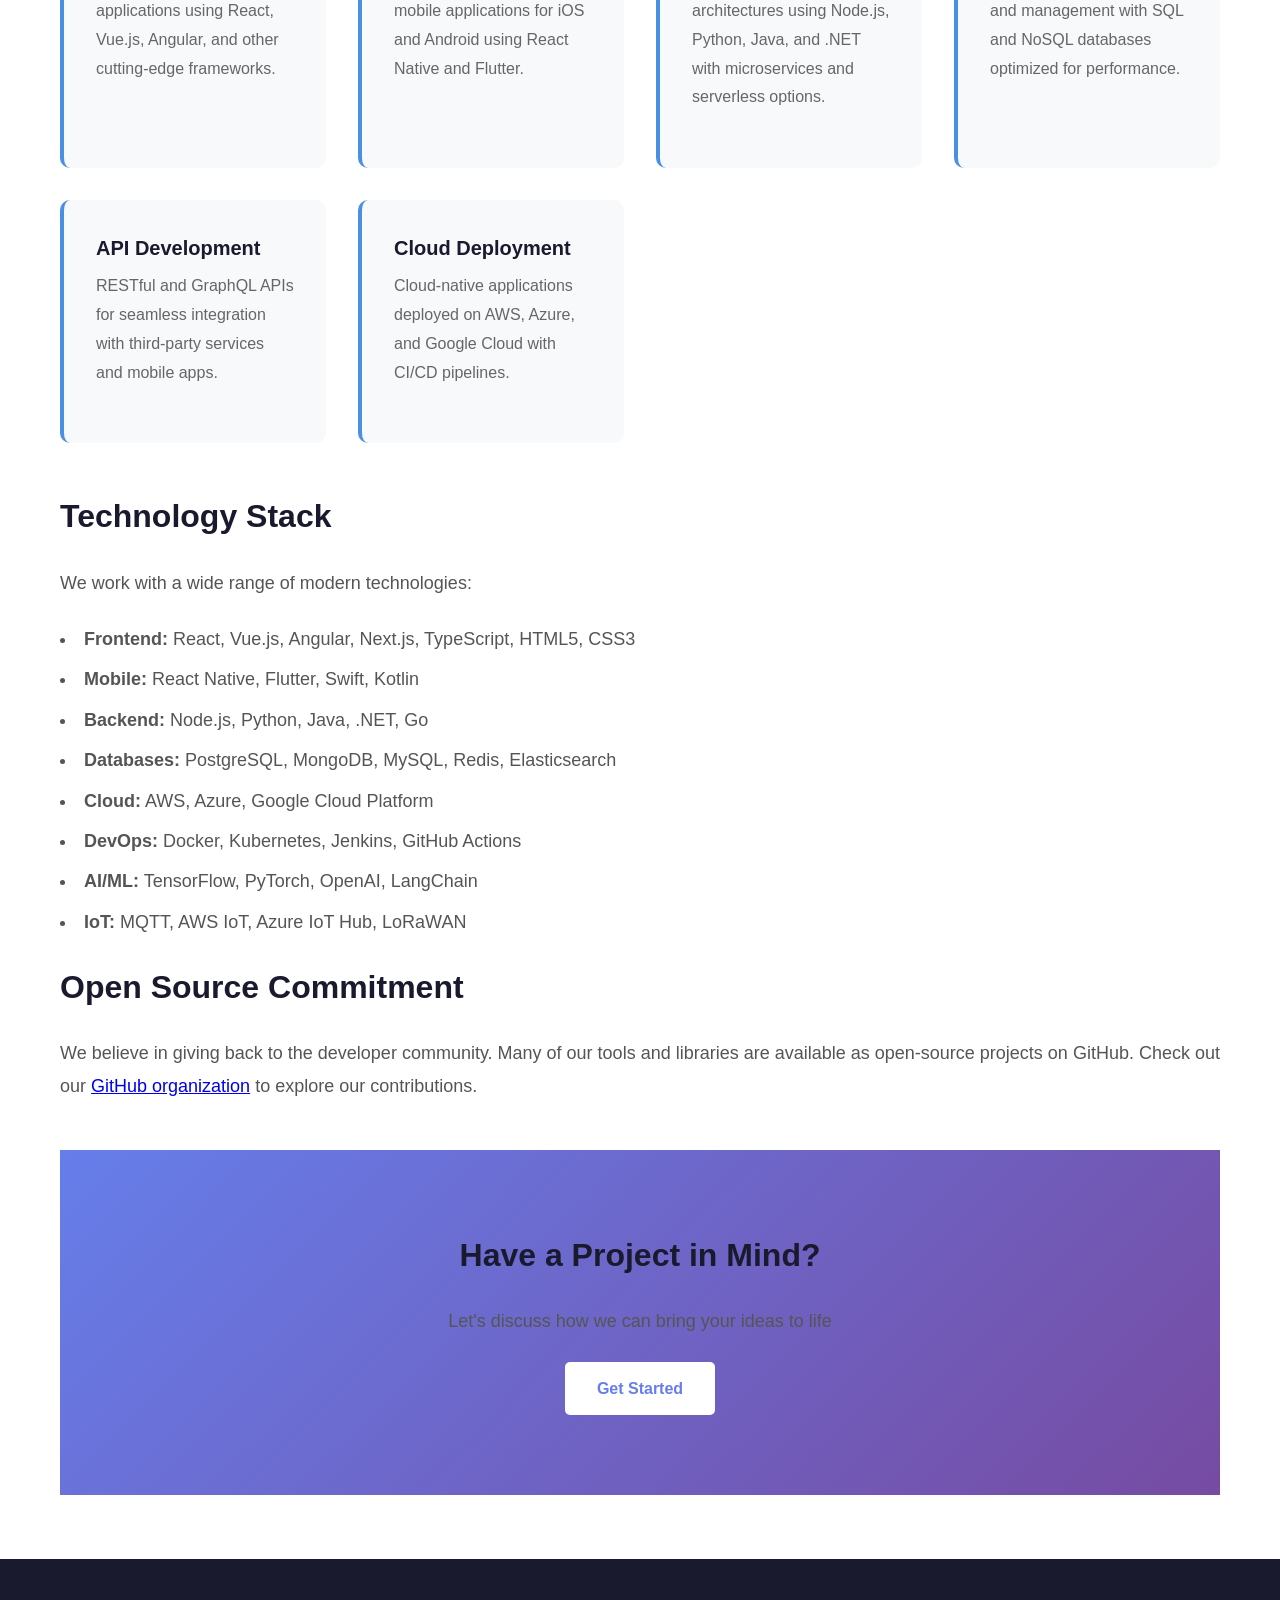
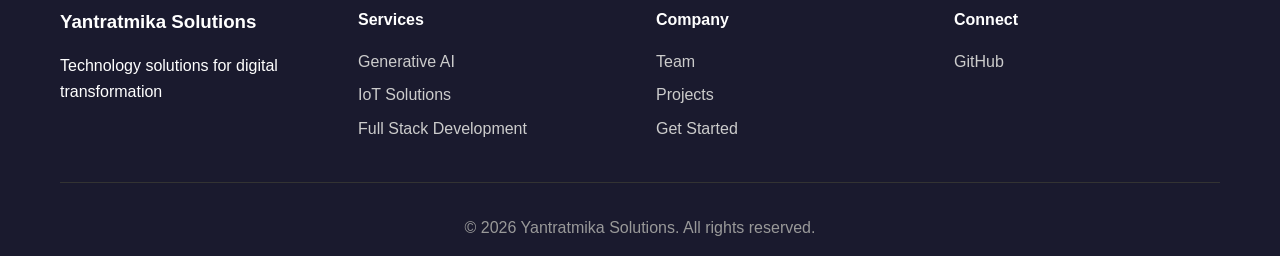
<file: projects.html>
<!DOCTYPE html>
<html lang="en">
<head>
    <meta charset="UTF-8">
    <meta name="viewport" content="width=device-width, initial-scale=1.0">
    <meta name="description" content="Explore our projects and products including open-source tools">
    <title>Projects & Products | Yantratmika Solutions</title>
    <link rel="stylesheet" href="styles.css">
</head>
<body>
    <header>
        <nav class="navbar">
            <div class="container">
                <div class="logo">
                    <h1>Yantratmika Solutions</h1>
                </div>
                <ul class="nav-menu">
                    <li><a href="index.html">Home</a></li>
                    <li><a href="ai.html">Generative AI</a></li>
                    <li><a href="iot.html">IoT Solutions</a></li>
                    <li><a href="projects.html" class="active">Projects & Products</a></li>
                    <li><a href="team.html">Team</a></li>
                    <li><a href="get-started.html" class="cta-button">Get Started</a></li>
                </ul>
            </div>
        </nav>
    </header>

    <main>
        <section class="page-header">
            <div class="container">
                <h1 class="page-title">Projects & Products</h1>
                <p class="page-subtitle">Innovative solutions and open-source contributions</p>
            </div>
        </section>

        <section class="content-section">
            <div class="container">
                <h2>Featured Products</h2>
                
                <div class="projects-grid">
                    <div class="project-card">
                        <div class="project-header">
                            <h3>Professional SSH Client</h3>
                        </div>
                        <div class="project-body">
                            <p>A professional terminal and SSH client designed for developers and system administrators. Features include multi-platform support, advanced security, and intuitive interface.</p>
                            <p><strong>Key Features:</strong></p>
                            <ul>
                                <li>Multi-platform support (Windows, Mac, Linux)</li>
                                <li>Secure SSH connections with key management</li>
                                <li>Tabbed interface for multiple sessions</li>
                                <li>File transfer capabilities (SCP/SFTP)</li>
                                <li>Privacy-focused design</li>
                            </ul>
                            <a href="https://sshclient.yantratmika.com/" target="_blank" class="project-link">Learn More →</a>
                        </div>
                    </div>

                    <div class="project-card">
                        <div class="project-header">
                            <h3>Open-Source Project Management</h3>
                        </div>
                        <div class="project-body">
                            <p>A comprehensive project management tool designed for agile teams. Track sprints, manage tasks, and collaborate effectively with your team.</p>
                            <p><strong>Key Features:</strong></p>
                            <ul>
                                <li>Sprint planning and tracking</li>
                                <li>Kanban boards</li>
                                <li>Time tracking</li>
                                <li>Team collaboration tools</li>
                                <li>Reporting and analytics</li>
                            </ul>
                            <a href="https://github.com/Yantratmika" target="_blank" class="project-link">View on GitHub →</a>
                        </div>
                    </div>

                    <div class="project-card">
                        <div class="project-header">
                            <h3>Open-Source CRM</h3>
                        </div>
                        <div class="project-body">
                            <p>A customer relationship management system built for small to medium businesses. Manage contacts, track deals, and automate your sales process.</p>
                            <p><strong>Key Features:</strong></p>
                            <ul>
                                <li>Contact and lead management</li>
                                <li>Sales pipeline visualization</li>
                                <li>Email integration</li>
                                <li>Task automation</li>
                                <li>Custom fields and workflows</li>
                            </ul>
                            <a href="https://github.com/Yantratmika" target="_blank" class="project-link">View on GitHub →</a>
                        </div>
                    </div>
                </div>

                <h2>Full Stack Development Services</h2>
                <p>We build custom web and mobile applications tailored to your business needs. Our full-stack development services cover:</p>
                
                <div class="features-grid">
                    <div class="feature-card">
                        <h3>Web Applications</h3>
                        <p>Modern, responsive web applications using React, Vue.js, Angular, and other cutting-edge frameworks.</p>
                    </div>
                    <div class="feature-card">
                        <h3>Mobile Apps</h3>
                        <p>Native and cross-platform mobile applications for iOS and Android using React Native and Flutter.</p>
                    </div>
                    <div class="feature-card">
                        <h3>Backend Systems</h3>
                        <p>Scalable backend architectures using Node.js, Python, Java, and .NET with microservices and serverless options.</p>
                    </div>
                    <div class="feature-card">
                        <h3>Database Design</h3>
                        <p>Efficient database design and management with SQL and NoSQL databases optimized for performance.</p>
                    </div>
                    <div class="feature-card">
                        <h3>API Development</h3>
                        <p>RESTful and GraphQL APIs for seamless integration with third-party services and mobile apps.</p>
                    </div>
                    <div class="feature-card">
                        <h3>Cloud Deployment</h3>
                        <p>Cloud-native applications deployed on AWS, Azure, and Google Cloud with CI/CD pipelines.</p>
                    </div>
                </div>

                <h2>Technology Stack</h2>
                <p>We work with a wide range of modern technologies:</p>
                <ul>
                    <li><strong>Frontend:</strong> React, Vue.js, Angular, Next.js, TypeScript, HTML5, CSS3</li>
                    <li><strong>Mobile:</strong> React Native, Flutter, Swift, Kotlin</li>
                    <li><strong>Backend:</strong> Node.js, Python, Java, .NET, Go</li>
                    <li><strong>Databases:</strong> PostgreSQL, MongoDB, MySQL, Redis, Elasticsearch</li>
                    <li><strong>Cloud:</strong> AWS, Azure, Google Cloud Platform</li>
                    <li><strong>DevOps:</strong> Docker, Kubernetes, Jenkins, GitHub Actions</li>
                    <li><strong>AI/ML:</strong> TensorFlow, PyTorch, OpenAI, LangChain</li>
                    <li><strong>IoT:</strong> MQTT, AWS IoT, Azure IoT Hub, LoRaWAN</li>
                </ul>

                <h2>Open Source Commitment</h2>
                <p>We believe in giving back to the developer community. Many of our tools and libraries are available as open-source projects on GitHub. Check out our <a href="https://github.com/Yantratmika" target="_blank">GitHub organization</a> to explore our contributions.</p>

                <div class="cta-section" style="margin-top: 3rem;">
                    <h2>Have a Project in Mind?</h2>
                    <p>Let's discuss how we can bring your ideas to life</p>
                    <a href="get-started.html" class="btn btn-primary">Get Started</a>
                </div>
            </div>
        </section>
    </main>

    <footer>
        <div class="container">
            <div class="footer-content">
                <div class="footer-section">
                    <h3>Yantratmika Solutions</h3>
                    <p>Technology solutions for digital transformation</p>
                </div>
                <div class="footer-section">
                    <h4>Services</h4>
                    <ul>
                        <li><a href="ai.html">Generative AI</a></li>
                        <li><a href="iot.html">IoT Solutions</a></li>
                        <li><a href="projects.html">Full Stack Development</a></li>
                    </ul>
                </div>
                <div class="footer-section">
                    <h4>Company</h4>
                    <ul>
                        <li><a href="team.html">Team</a></li>
                        <li><a href="projects.html">Projects</a></li>
                        <li><a href="get-started.html">Get Started</a></li>
                    </ul>
                </div>
                <div class="footer-section">
                    <h4>Connect</h4>
                    <ul>
                        <li><a href="https://github.com/Yantratmika" target="_blank">GitHub</a></li>
                    </ul>
                </div>
            </div>
            <div class="footer-bottom">
                <p>&copy; 2026 Yantratmika Solutions. All rights reserved.</p>
            </div>
        </div>
    </footer>
</body>
</html>
</file>
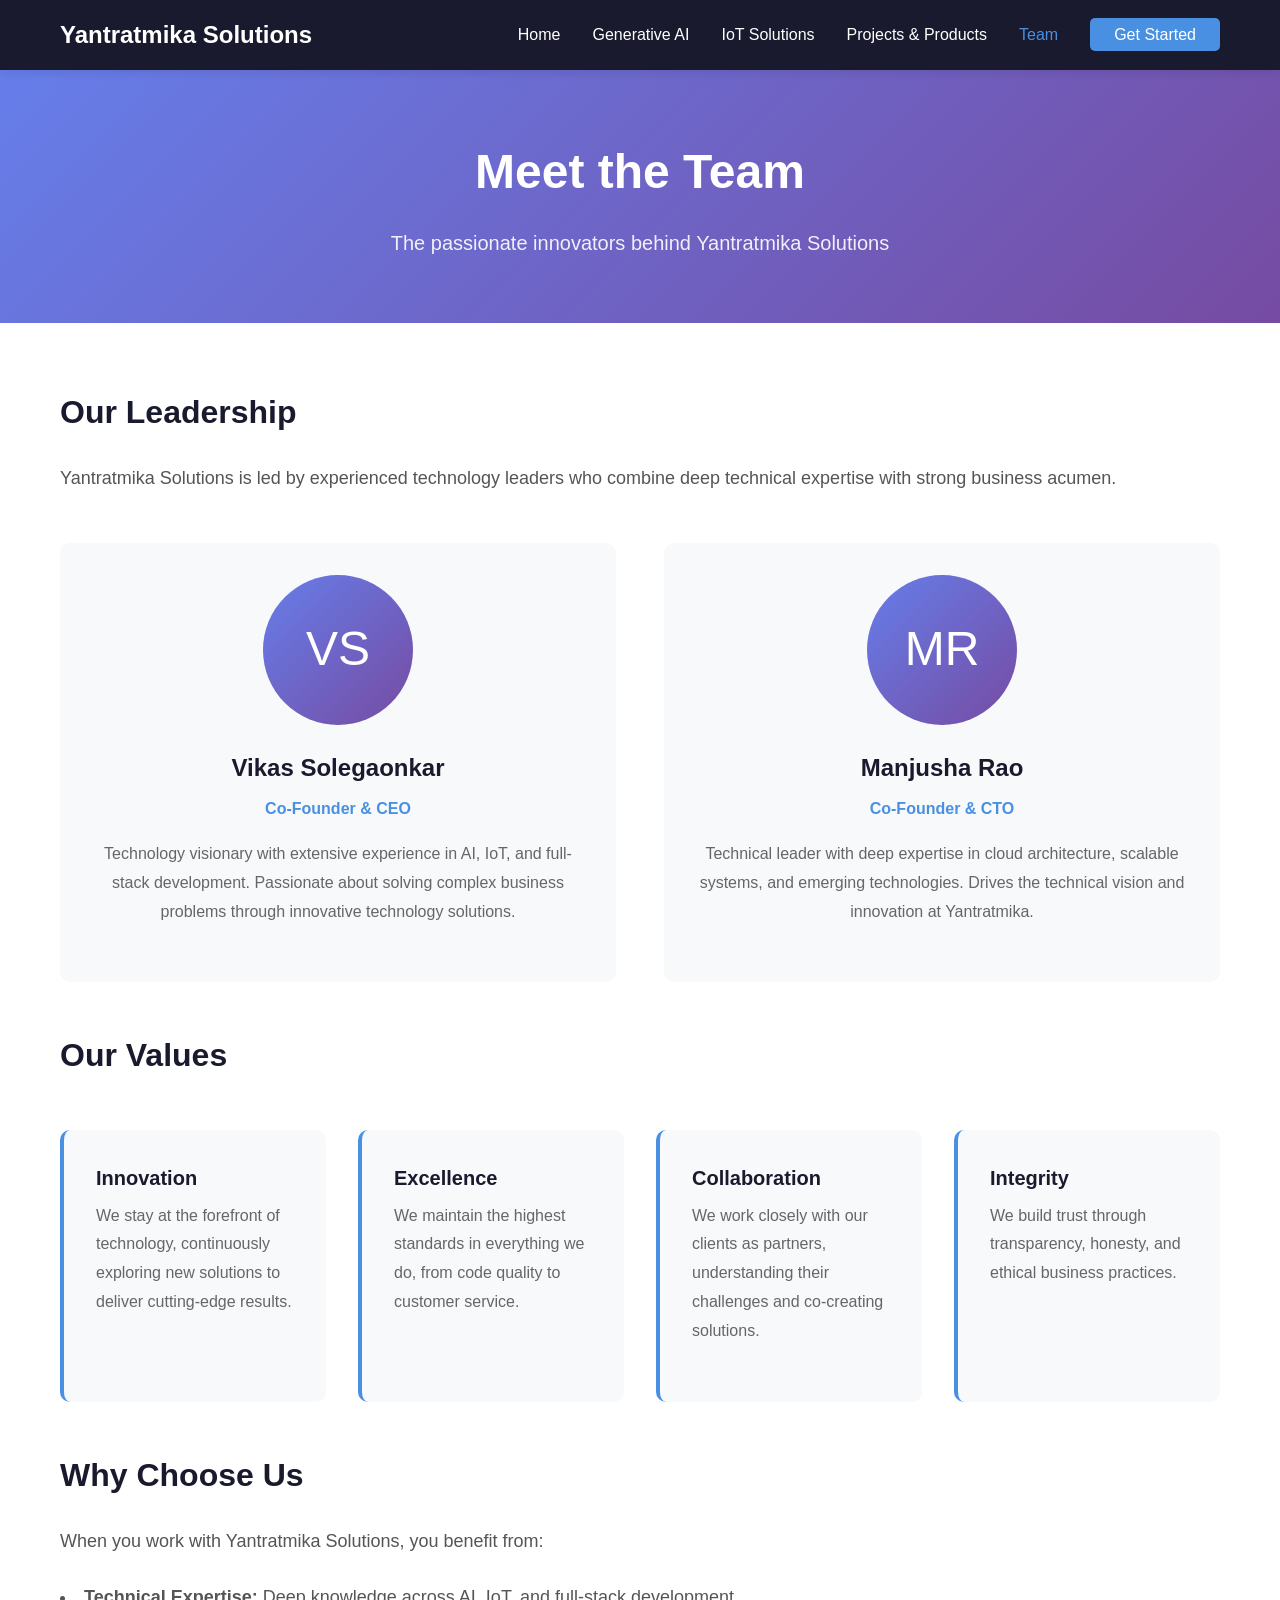
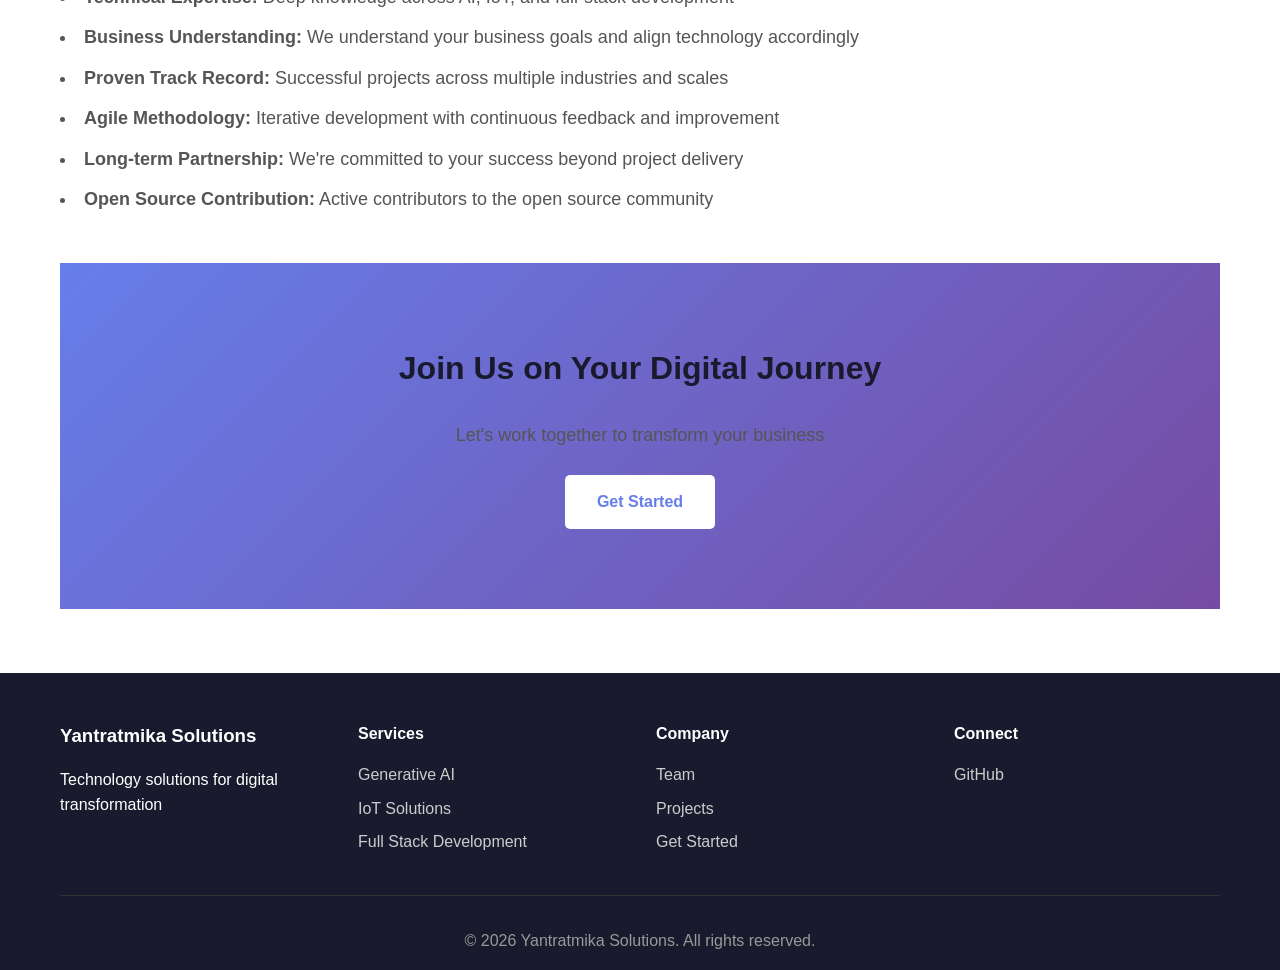
<file: team.html>
<!DOCTYPE html>
<html lang="en">
<head>
    <meta charset="UTF-8">
    <meta name="viewport" content="width=device-width, initial-scale=1.0">
    <meta name="description" content="Meet the team behind Yantratmika Solutions">
    <title>Meet the Team | Yantratmika Solutions</title>
    <link rel="stylesheet" href="styles.css">
</head>
<body>
    <header>
        <nav class="navbar">
            <div class="container">
                <div class="logo">
                    <h1>Yantratmika Solutions</h1>
                </div>
                <ul class="nav-menu">
                    <li><a href="index.html">Home</a></li>
                    <li><a href="ai.html">Generative AI</a></li>
                    <li><a href="iot.html">IoT Solutions</a></li>
                    <li><a href="projects.html">Projects & Products</a></li>
                    <li><a href="team.html" class="active">Team</a></li>
                    <li><a href="get-started.html" class="cta-button">Get Started</a></li>
                </ul>
            </div>
        </nav>
    </header>

    <main>
        <section class="page-header">
            <div class="container">
                <h1 class="page-title">Meet the Team</h1>
                <p class="page-subtitle">The passionate innovators behind Yantratmika Solutions</p>
            </div>
        </section>

        <section class="content-section">
            <div class="container">
                <h2>Our Leadership</h2>
                <p>Yantratmika Solutions is led by experienced technology leaders who combine deep technical expertise with strong business acumen.</p>
                
                <div class="team-grid">
                    <div class="team-member">
                        <div class="team-avatar">VS</div>
                        <h3>Vikas Solegaonkar</h3>
                        <p class="role">Co-Founder & CEO</p>
                        <p>Technology visionary with extensive experience in AI, IoT, and full-stack development. Passionate about solving complex business problems through innovative technology solutions.</p>
                    </div>
                    <div class="team-member">
                        <div class="team-avatar">MR</div>
                        <h3>Manjusha Rao</h3>
                        <p class="role">Co-Founder & CTO</p>
                        <p>Technical leader with deep expertise in cloud architecture, scalable systems, and emerging technologies. Drives the technical vision and innovation at Yantratmika.</p>
                    </div>
                </div>

                <h2>Our Values</h2>
                <div class="features-grid">
                    <div class="feature-card">
                        <h3>Innovation</h3>
                        <p>We stay at the forefront of technology, continuously exploring new solutions to deliver cutting-edge results.</p>
                    </div>
                    <div class="feature-card">
                        <h3>Excellence</h3>
                        <p>We maintain the highest standards in everything we do, from code quality to customer service.</p>
                    </div>
                    <div class="feature-card">
                        <h3>Collaboration</h3>
                        <p>We work closely with our clients as partners, understanding their challenges and co-creating solutions.</p>
                    </div>
                    <div class="feature-card">
                        <h3>Integrity</h3>
                        <p>We build trust through transparency, honesty, and ethical business practices.</p>
                    </div>
                </div>

                <h2>Why Choose Us</h2>
                <p>When you work with Yantratmika Solutions, you benefit from:</p>
                <ul>
                    <li><strong>Technical Expertise:</strong> Deep knowledge across AI, IoT, and full-stack development</li>
                    <li><strong>Business Understanding:</strong> We understand your business goals and align technology accordingly</li>
                    <li><strong>Proven Track Record:</strong> Successful projects across multiple industries and scales</li>
                    <li><strong>Agile Methodology:</strong> Iterative development with continuous feedback and improvement</li>
                    <li><strong>Long-term Partnership:</strong> We're committed to your success beyond project delivery</li>
                    <li><strong>Open Source Contribution:</strong> Active contributors to the open source community</li>
                </ul>

                <div class="cta-section" style="margin-top: 3rem;">
                    <h2>Join Us on Your Digital Journey</h2>
                    <p>Let's work together to transform your business</p>
                    <a href="get-started.html" class="btn btn-primary">Get Started</a>
                </div>
            </div>
        </section>
    </main>

    <footer>
        <div class="container">
            <div class="footer-content">
                <div class="footer-section">
                    <h3>Yantratmika Solutions</h3>
                    <p>Technology solutions for digital transformation</p>
                </div>
                <div class="footer-section">
                    <h4>Services</h4>
                    <ul>
                        <li><a href="ai.html">Generative AI</a></li>
                        <li><a href="iot.html">IoT Solutions</a></li>
                        <li><a href="projects.html">Full Stack Development</a></li>
                    </ul>
                </div>
                <div class="footer-section">
                    <h4>Company</h4>
                    <ul>
                        <li><a href="team.html">Team</a></li>
                        <li><a href="projects.html">Projects</a></li>
                        <li><a href="get-started.html">Get Started</a></li>
                    </ul>
                </div>
                <div class="footer-section">
                    <h4>Connect</h4>
                    <ul>
                        <li><a href="https://github.com/Yantratmika" target="_blank">GitHub</a></li>
                    </ul>
                </div>
            </div>
            <div class="footer-bottom">
                <p>&copy; 2026 Yantratmika Solutions. All rights reserved.</p>
            </div>
        </div>
    </footer>
</body>
</html>
</file>
<file: styles.css>
/* Reset and Base Styles */
* {
    margin: 0;
    padding: 0;
    box-sizing: border-box;
}

body {
    font-family: -apple-system, BlinkMacSystemFont, 'Segoe UI', Roboto, 'Helvetica Neue', Arial, sans-serif;
    line-height: 1.6;
    color: #333;
    background-color: #fff;
}

.container {
    max-width: 1200px;
    margin: 0 auto;
    padding: 0 20px;
}

/* Header and Navigation */
header {
    background-color: #1a1a2e;
    box-shadow: 0 2px 10px rgba(0, 0, 0, 0.1);
    position: sticky;
    top: 0;
    z-index: 1000;
}

.navbar {
    padding: 1rem 0;
}

.navbar .container {
    display: flex;
    justify-content: space-between;
    align-items: center;
}

.logo h1 {
    color: #fff;
    font-size: 1.5rem;
    font-weight: 600;
}

.nav-menu {
    display: flex;
    list-style: none;
    gap: 2rem;
    align-items: center;
}

.nav-menu a {
    color: #fff;
    text-decoration: none;
    font-weight: 500;
    transition: color 0.3s;
}

.nav-menu a:hover,
.nav-menu a.active {
    color: #4a90e2;
}

.cta-button {
    background-color: #4a90e2;
    padding: 0.5rem 1.5rem;
    border-radius: 5px;
}

.cta-button:hover {
    background-color: #357abd;
    color: #fff !important;
}

/* Hero Section */
.hero {
    background: linear-gradient(135deg, #667eea 0%, #764ba2 100%);
    color: #fff;
    padding: 6rem 0;
    text-align: center;
}

.hero-title {
    font-size: 3rem;
    font-weight: 700;
    margin-bottom: 1rem;
}

.hero-subtitle {
    font-size: 1.25rem;
    margin-bottom: 2rem;
    opacity: 0.9;
}

.hero-buttons {
    display: flex;
    gap: 1rem;
    justify-content: center;
    flex-wrap: wrap;
}

/* Buttons */
.btn {
    display: inline-block;
    padding: 0.875rem 2rem;
    border-radius: 5px;
    text-decoration: none;
    font-weight: 600;
    transition: all 0.3s;
}

.btn-primary {
    background-color: #fff;
    color: #667eea;
}

.btn-primary:hover {
    background-color: #f0f0f0;
    transform: translateY(-2px);
}

.btn-secondary {
    background-color: transparent;
    color: #fff;
    border: 2px solid #fff;
}

.btn-secondary:hover {
    background-color: #fff;
    color: #667eea;
    transform: translateY(-2px);
}

/* Services Section */
.services {
    padding: 5rem 0;
    background-color: #f8f9fa;
}

.section-title {
    text-align: center;
    font-size: 2.5rem;
    margin-bottom: 3rem;
    color: #1a1a2e;
}

.services-grid {
    display: grid;
    grid-template-columns: repeat(auto-fit, minmax(300px, 1fr));
    gap: 2rem;
}

.service-card {
    background: #fff;
    padding: 2rem;
    border-radius: 10px;
    box-shadow: 0 5px 15px rgba(0, 0, 0, 0.1);
    transition: transform 0.3s, box-shadow 0.3s;
}

.service-card:hover {
    transform: translateY(-5px);
    box-shadow: 0 10px 25px rgba(0, 0, 0, 0.15);
}

.service-icon {
    font-size: 3rem;
    margin-bottom: 1rem;
}

.service-card h3 {
    font-size: 1.5rem;
    margin-bottom: 1rem;
    color: #1a1a2e;
}

.service-card p {
    color: #666;
    margin-bottom: 1rem;
}

.service-link {
    color: #4a90e2;
    text-decoration: none;
    font-weight: 600;
}

.service-link:hover {
    color: #357abd;
}

/* About Section */
.about {
    padding: 5rem 0;
}

.about-text {
    font-size: 1.125rem;
    line-height: 1.8;
    margin-bottom: 1.5rem;
    color: #555;
    text-align: center;
    max-width: 800px;
    margin-left: auto;
    margin-right: auto;
}

/* CTA Section */
.cta-section {
    background: linear-gradient(135deg, #667eea 0%, #764ba2 100%);
    color: #fff;
    padding: 5rem 0;
    text-align: center;
}

.cta-section h2 {
    font-size: 2.5rem;
    margin-bottom: 1rem;
}

.cta-section p {
    font-size: 1.25rem;
    margin-bottom: 2rem;
}

/* Content Pages */
.page-header {
    background: linear-gradient(135deg, #667eea 0%, #764ba2 100%);
    color: #fff;
    padding: 4rem 0;
    text-align: center;
}

.page-title {
    font-size: 3rem;
    margin-bottom: 1rem;
}

.page-subtitle {
    font-size: 1.25rem;
    opacity: 0.9;
}

.content-section {
    padding: 4rem 0;
}

.content-section h2 {
    font-size: 2rem;
    margin-bottom: 1.5rem;
    color: #1a1a2e;
}

.content-section p {
    font-size: 1.125rem;
    line-height: 1.8;
    color: #555;
    margin-bottom: 1.5rem;
}

.content-section ul {
    list-style-position: inside;
    margin-bottom: 1.5rem;
}

.content-section li {
    font-size: 1.125rem;
    line-height: 1.8;
    color: #555;
    margin-bottom: 0.5rem;
}

/* Features Grid */
.features-grid {
    display: grid;
    grid-template-columns: repeat(auto-fit, minmax(250px, 1fr));
    gap: 2rem;
    margin: 3rem 0;
}

.feature-card {
    background: #f8f9fa;
    padding: 2rem;
    border-radius: 10px;
    border-left: 4px solid #4a90e2;
}

.feature-card h3 {
    font-size: 1.25rem;
    margin-bottom: 0.5rem;
    color: #1a1a2e;
}

.feature-card p {
    font-size: 1rem;
    color: #666;
}

/* Team Section */
.team-grid {
    display: grid;
    grid-template-columns: repeat(auto-fit, minmax(280px, 1fr));
    gap: 3rem;
    margin: 3rem 0;
}

.team-member {
    text-align: center;
    background: #f8f9fa;
    padding: 2rem;
    border-radius: 10px;
}

.team-avatar {
    width: 150px;
    height: 150px;
    border-radius: 50%;
    background: linear-gradient(135deg, #667eea 0%, #764ba2 100%);
    margin: 0 auto 1.5rem;
    display: flex;
    align-items: center;
    justify-content: center;
    font-size: 3rem;
    color: #fff;
}

.team-member h3 {
    font-size: 1.5rem;
    margin-bottom: 0.5rem;
    color: #1a1a2e;
}

.team-member .role {
    color: #4a90e2;
    font-weight: 600;
    margin-bottom: 1rem;
}

.team-member p {
    color: #666;
    font-size: 1rem;
}

/* Project Cards */
.projects-grid {
    display: grid;
    grid-template-columns: repeat(auto-fit, minmax(300px, 1fr));
    gap: 2rem;
    margin: 3rem 0;
}

.project-card {
    background: #fff;
    border-radius: 10px;
    overflow: hidden;
    box-shadow: 0 5px 15px rgba(0, 0, 0, 0.1);
    transition: transform 0.3s, box-shadow 0.3s;
}

.project-card:hover {
    transform: translateY(-5px);
    box-shadow: 0 10px 25px rgba(0, 0, 0, 0.15);
}

.project-header {
    background: linear-gradient(135deg, #667eea 0%, #764ba2 100%);
    color: #fff;
    padding: 2rem;
}

.project-header h3 {
    font-size: 1.5rem;
    margin-bottom: 0.5rem;
}

.project-body {
    padding: 2rem;
}

.project-body p {
    color: #666;
    margin-bottom: 1rem;
}

.project-link {
    color: #4a90e2;
    text-decoration: none;
    font-weight: 600;
}

.project-link:hover {
    color: #357abd;
}

/* Form Styles */
.contact-form {
    max-width: 600px;
    margin: 3rem auto;
    background: #f8f9fa;
    padding: 2rem;
    border-radius: 10px;
}

.form-group {
    margin-bottom: 1.5rem;
}

.form-group label {
    display: block;
    margin-bottom: 0.5rem;
    font-weight: 600;
    color: #1a1a2e;
}

.form-group input,
.form-group textarea,
.form-group select {
    width: 100%;
    padding: 0.75rem;
    border: 1px solid #ddd;
    border-radius: 5px;
    font-size: 1rem;
    font-family: inherit;
}

.form-group textarea {
    resize: vertical;
    min-height: 150px;
}

.submit-btn {
    background: #4a90e2;
    color: #fff;
    border: none;
    padding: 0.875rem 2rem;
    border-radius: 5px;
    font-size: 1rem;
    font-weight: 600;
    cursor: pointer;
    transition: background 0.3s;
}

.submit-btn:hover {
    background: #357abd;
}

/* Footer */
footer {
    background-color: #1a1a2e;
    color: #fff;
    padding: 3rem 0 1rem;
}

.footer-content {
    display: grid;
    grid-template-columns: repeat(auto-fit, minmax(200px, 1fr));
    gap: 2rem;
    margin-bottom: 2rem;
}

.footer-section h3,
.footer-section h4 {
    margin-bottom: 1rem;
}

.footer-section ul {
    list-style: none;
}

.footer-section ul li {
    margin-bottom: 0.5rem;
}

.footer-section a {
    color: #ccc;
    text-decoration: none;
    transition: color 0.3s;
}

.footer-section a:hover {
    color: #4a90e2;
}

.footer-bottom {
    text-align: center;
    padding-top: 2rem;
    border-top: 1px solid #333;
    color: #999;
}

/* Responsive Design */
@media (max-width: 768px) {
    .nav-menu {
        flex-direction: column;
        gap: 1rem;
    }

    .hero-title {
        font-size: 2rem;
    }

    .hero-subtitle {
        font-size: 1rem;
    }

    .page-title {
        font-size: 2rem;
    }

    .section-title {
        font-size: 2rem;
    }

    .services-grid,
    .projects-grid,
    .team-grid {
        grid-template-columns: 1fr;
    }
}
</file>
